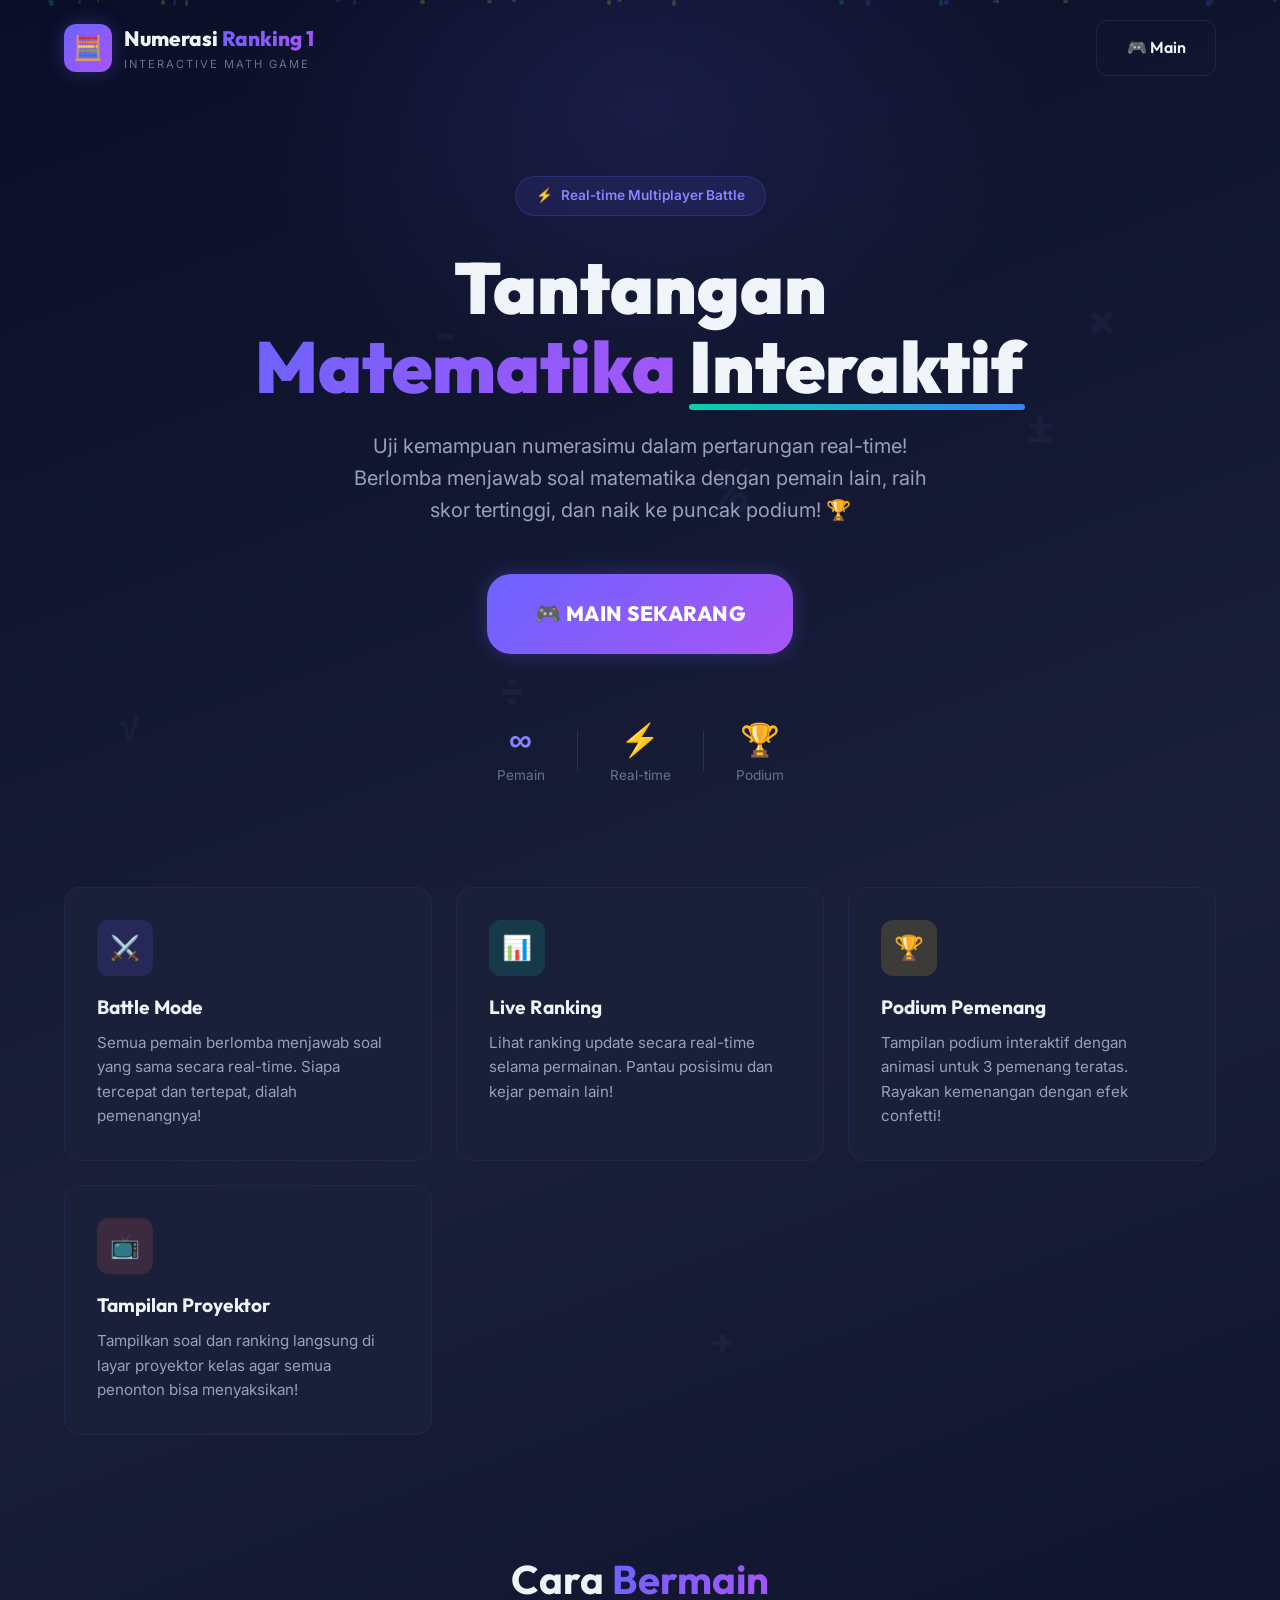
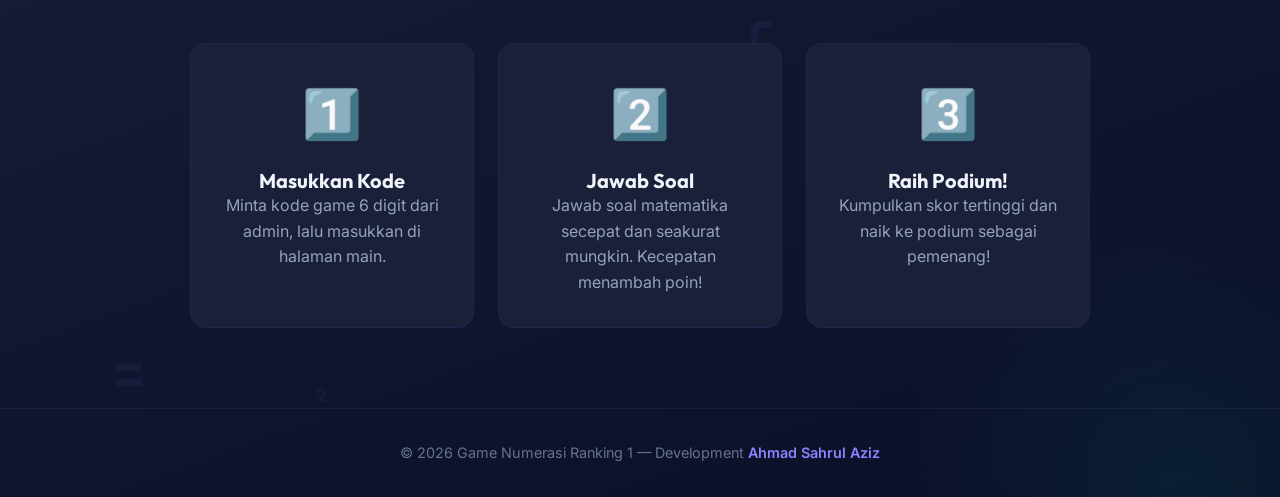
<file: index.html>
<!DOCTYPE html>
<html lang="id">
<head>
  <meta charset="UTF-8">
  <meta name="viewport" content="width=device-width, initial-scale=1.0">
  <title>Game Numerasi Ranking 1 — Tantangan Matematika Interaktif</title>
  <meta name="description" content="Game numerasi interaktif real-time multiplayer dengan sistem ranking. Bermain matematika seru bersama teman di papan digital interaktif!">
  <meta name="author" content="Ahmad Sahrul Aziz">
  <meta name="theme-color" content="#0A0E27">
  <link rel="icon" href="data:image/svg+xml,<svg xmlns='http://www.w3.org/2000/svg' viewBox='0 0 100 100'><text y='.9em' font-size='90'>🧮</text></svg>">
  <link rel="stylesheet" href="css/main.css">
  <link rel="stylesheet" href="css/landing.css">
</head>
<body>
  <div class="landing-page">
    <!-- Background Glow Effects -->
    <div class="hero-glow"></div>
    <div class="hero-glow-secondary"></div>

    <!-- Navbar -->
    <nav class="navbar" role="navigation" aria-label="Main navigation">
      <div class="container">
        <div class="navbar-inner">
          <div class="brand">
            <div class="brand-icon">🧮</div>
            <div>
              <div class="brand-text">Numerasi <span class="text-gradient">Ranking 1</span></div>
              <div class="brand-sub">Interactive Math Game</div>
            </div>
          </div>
          <div class="flex gap-md">
            <a href="play.html" class="btn btn-ghost">🎮 Main</a>
            <!-- Proyektor button hidden - access via direct URL or admin panel -->
          </div>
        </div>
      </div>
    </nav>

    <!-- Hero Section -->
    <section class="hero" id="hero">
      <div class="container">
        <div class="hero-badge">
          <span>⚡</span> Real-time Multiplayer Battle
        </div>

        <h1>
          Tantangan<br>
          <span class="text-gradient">Matematika</span>
          <span class="highlight">Interaktif</span>
        </h1>

        <p class="hero-description">
          Uji kemampuan numerasimu dalam pertarungan real-time! Berlomba menjawab soal matematika dengan pemain lain, raih skor tertinggi, dan naik ke puncak podium! 🏆
        </p>

        <div class="cta-group">
          <a href="play.html" class="btn btn-primary btn-xl" id="btn-play">
            🎮 MAIN SEKARANG
          </a>
          <!-- Proyektor button removed - access via admin panel or direct URL -->
        </div>

        <!-- Animated Stats -->
        <div class="flex flex-center gap-xl" style="animation: fade-in-up 0.6s ease 0.5s both;">
          <div class="text-center">
            <div style="font-family:var(--font-heading);font-size:2rem;font-weight:800;color:var(--primary-light);">∞</div>
            <div style="font-size:0.85rem;color:var(--text-muted);">Pemain</div>
          </div>
          <div style="width:1px;height:40px;background:rgba(255,255,255,0.1);"></div>
          <div class="text-center">
            <div style="font-family:var(--font-heading);font-size:2rem;font-weight:800;color:var(--secondary);">⚡</div>
            <div style="font-size:0.85rem;color:var(--text-muted);">Real-time</div>
          </div>
          <div style="width:1px;height:40px;background:rgba(255,255,255,0.1);"></div>
          <div class="text-center">
            <div style="font-family:var(--font-heading);font-size:2rem;font-weight:800;color:var(--accent-gold);">🏆</div>
            <div style="font-size:0.85rem;color:var(--text-muted);">Podium</div>
          </div>
        </div>
      </div>
    </section>

    <!-- Features Section -->
    <section class="features" id="features">
      <div class="container">
        <div class="features-grid">
          <!-- Feature 1 -->
          <div class="card feature-card" style="animation-delay:0.1s">
            <div class="feature-icon purple">⚔️</div>
            <h3>Battle Mode</h3>
            <p>Semua pemain berlomba menjawab soal yang sama secara real-time. Siapa tercepat dan tertepat, dialah pemenangnya!</p>
          </div>

          <!-- Feature 2 -->
          <div class="card feature-card" style="animation-delay:0.2s">
            <div class="feature-icon teal">📊</div>
            <h3>Live Ranking</h3>
            <p>Lihat ranking update secara real-time selama permainan. Pantau posisimu dan kejar pemain lain!</p>
          </div>

          <!-- Feature 3 -->
          <div class="card feature-card" style="animation-delay:0.3s">
            <div class="feature-icon gold">🏆</div>
            <h3>Podium Pemenang</h3>
            <p>Tampilan podium interaktif dengan animasi untuk 3 pemenang teratas. Rayakan kemenangan dengan efek confetti!</p>
          </div>

          <!-- Feature 4 -->
          <div class="card feature-card" style="animation-delay:0.4s">
            <div class="feature-icon coral">📺</div>
            <h3>Tampilan Proyektor</h3>
            <p>Tampilkan soal dan ranking langsung di layar proyektor kelas agar semua penonton bisa menyaksikan!</p>
          </div>
        </div>
      </div>
    </section>

    <!-- How to Play -->
    <section style="position:relative;z-index:1;padding:40px 0 80px;">
      <div class="container text-center">
        <h2 style="margin-bottom:40px;">Cara <span class="text-gradient">Bermain</span></h2>
        <div class="features-grid" style="max-width:900px;margin:0 auto;">
          <div class="card" style="text-align:center;padding:32px;">
            <div style="font-size:3rem;margin-bottom:16px;">1️⃣</div>
            <h4>Masukkan Kode</h4>
            <p>Minta kode game 6 digit dari admin, lalu masukkan di halaman main.</p>
          </div>
          <div class="card" style="text-align:center;padding:32px;">
            <div style="font-size:3rem;margin-bottom:16px;">2️⃣</div>
            <h4>Jawab Soal</h4>
            <p>Jawab soal matematika secepat dan seakurat mungkin. Kecepatan menambah poin!</p>
          </div>
          <div class="card" style="text-align:center;padding:32px;">
            <div style="font-size:3rem;margin-bottom:16px;">3️⃣</div>
            <h4>Raih Podium!</h4>
            <p>Kumpulkan skor tertinggi dan naik ke podium sebagai pemenang!</p>
          </div>
        </div>
      </div>
    </section>

    <!-- Footer -->
    <footer class="landing-footer">
      <div class="container">
        <p>
          &copy; 2026 Game Numerasi Ranking 1 — Development <span class="dev-name">Ahmad Sahrul Aziz</span>
        </p>
      </div>
    </footer>
  </div>

  <script>
    // Create floating math symbols
    document.addEventListener('DOMContentLoaded', () => {
      const symbols = ['+', '−', '×', '÷', '=', '%', '√', 'π', '∑', '∞', '²', '³', '±', '∫'];
      const landing = document.querySelector('.landing-page');
      symbols.forEach((sym, i) => {
        const el = document.createElement('div');
        el.className = 'math-float';
        el.textContent = sym;
        el.style.cssText = `
          left: ${5 + Math.random() * 90}%;
          top: ${5 + Math.random() * 90}%;
          font-size: ${1.5 + Math.random() * 2.5}rem;
          animation-duration: ${15 + Math.random() * 25}s;
          animation-delay: ${Math.random() * 10}s;
        `;
        landing.appendChild(el);
      });

      // Create particles
      const particlesDiv = document.createElement('div');
      particlesDiv.className = 'particles';
      for (let i = 0; i < 25; i++) {
        const p = document.createElement('div');
        p.className = 'particle';
        const colors = ['#6C63FF', '#00D4AA', '#FFD93D'];
        p.style.cssText = `
          left: ${Math.random() * 100}%;
          width: ${2 + Math.random() * 4}px;
          height: ${2 + Math.random() * 4}px;
          background: ${colors[Math.floor(Math.random() * colors.length)]};
          animation-duration: ${15 + Math.random() * 30}s;
          animation-delay: ${Math.random() * 20}s;
        `;
        particlesDiv.appendChild(p);
      }
      landing.appendChild(particlesDiv);
    });
  </script>
</body>
</html>
</file>
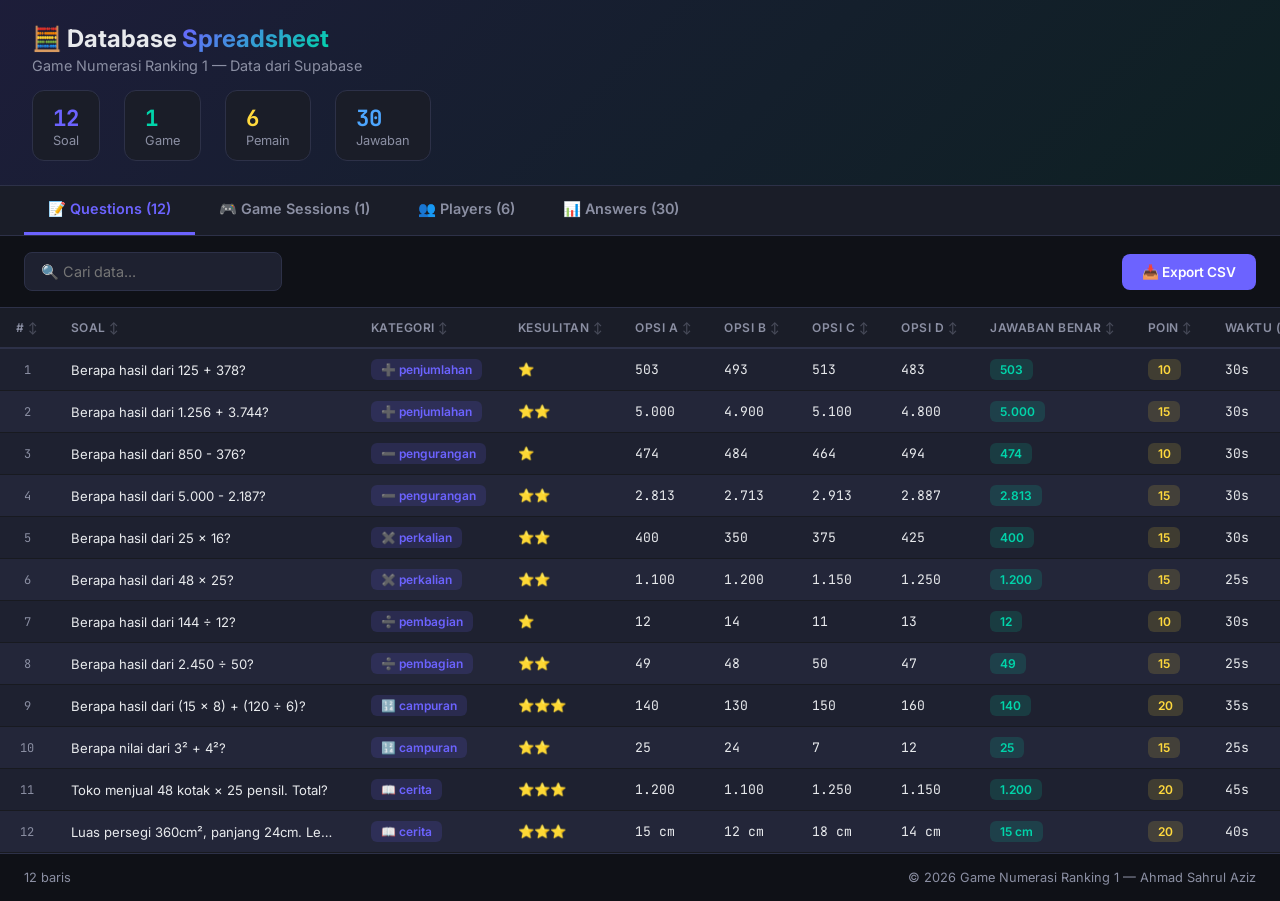
<file: database-spreadsheet.html>
<!DOCTYPE html>
<html lang="id">
<head>
  <meta charset="UTF-8">
  <meta name="viewport" content="width=device-width, initial-scale=1.0">
  <title>Database Spreadsheet — Game Numerasi Ranking 1</title>
  <style>
    @import url('https://fonts.googleapis.com/css2?family=Inter:wght@400;500;600;700&family=JetBrains+Mono:wght@400;500&display=swap');
    
    :root {
      --bg: #0f1117;
      --bg-card: #1a1d28;
      --bg-row: #1e2130;
      --bg-row-alt: #232639;
      --bg-hover: #2a2e44;
      --border: #2d3148;
      --text: #e8eaed;
      --text-muted: #8b8fa3;
      --primary: #6C63FF;
      --green: #00D4AA;
      --gold: #FFD93D;
      --red: #FF6B6B;
      --blue: #4DA6FF;
    }

    * { margin:0; padding:0; box-sizing:border-box; }
    body {
      font-family: 'Inter', sans-serif;
      background: var(--bg);
      color: var(--text);
      min-height: 100vh;
    }

    .header {
      background: linear-gradient(135deg, rgba(108,99,255,0.15), rgba(0,212,170,0.08));
      border-bottom: 1px solid var(--border);
      padding: 24px 32px;
    }
    .header h1 { font-size: 1.5rem; font-weight: 700; }
    .header h1 span { background: linear-gradient(135deg, #6C63FF, #00D4AA); -webkit-background-clip: text; -webkit-text-fill-color: transparent; }
    .header p { color: var(--text-muted); font-size: 0.9rem; margin-top: 4px; }
    .header-stats {
      display: flex; gap: 24px; margin-top: 16px; flex-wrap: wrap;
    }
    .stat-pill {
      background: var(--bg-card);
      border: 1px solid var(--border);
      border-radius: 12px;
      padding: 12px 20px;
      display: flex; align-items: center; gap: 10px;
    }
    .stat-pill .num { font-size: 1.4rem; font-weight: 700; font-family: 'JetBrains Mono', monospace; }
    .stat-pill .label { font-size: 0.8rem; color: var(--text-muted); }

    .tabs {
      display: flex; gap: 0; border-bottom: 1px solid var(--border);
      background: var(--bg-card); padding: 0 24px; overflow-x: auto;
    }
    .tab {
      padding: 14px 24px; font-size: 0.9rem; font-weight: 600;
      cursor: pointer; border: none; background: none; color: var(--text-muted);
      border-bottom: 3px solid transparent; transition: all 0.2s;
      white-space: nowrap; font-family: inherit;
    }
    .tab:hover { color: var(--text); background: rgba(255,255,255,0.03); }
    .tab.active { color: var(--primary); border-bottom-color: var(--primary); }

    .toolbar {
      padding: 16px 24px; display: flex; gap: 12px; align-items: center;
      border-bottom: 1px solid var(--border); flex-wrap: wrap;
    }
    .toolbar input {
      background: var(--bg-row); border: 1px solid var(--border); border-radius: 8px;
      padding: 10px 16px; color: var(--text); font-family: inherit; font-size: 0.9rem;
      outline: none; min-width: 250px;
    }
    .toolbar input:focus { border-color: var(--primary); }
    .btn-export {
      background: var(--primary); color: #fff; border: none; border-radius: 8px;
      padding: 10px 20px; font-weight: 600; cursor: pointer; font-family: inherit;
      font-size: 0.85rem; transition: all 0.2s; margin-left: auto;
    }
    .btn-export:hover { opacity: 0.85; transform: translateY(-1px); }

    .sheet-container {
      overflow-x: auto; padding: 0;
    }
    .sheet { display: none; }
    .sheet.active { display: block; }

    table {
      width: 100%; border-collapse: collapse; font-size: 0.85rem;
    }
    thead th {
      position: sticky; top: 0; z-index: 2;
      background: var(--bg-card); color: var(--text-muted);
      font-weight: 600; text-transform: uppercase; letter-spacing: 0.5px;
      font-size: 0.75rem; padding: 12px 16px; text-align: left;
      border-bottom: 2px solid var(--border); white-space: nowrap;
      cursor: pointer; user-select: none;
    }
    thead th:hover { color: var(--primary); }
    thead th::after { content: ' ↕'; font-size: 0.7rem; opacity: 0.4; }

    tbody td {
      padding: 10px 16px; border-bottom: 1px solid rgba(255,255,255,0.04);
      font-family: 'JetBrains Mono', monospace; font-size: 0.82rem;
      max-width: 350px; overflow: hidden; text-overflow: ellipsis; white-space: nowrap;
    }
    tbody tr:nth-child(odd) { background: var(--bg-row); }
    tbody tr:nth-child(even) { background: var(--bg-row-alt); }
    tbody tr:hover { background: var(--bg-hover); }

    .badge {
      display: inline-block; padding: 3px 10px; border-radius: 6px;
      font-size: 0.75rem; font-weight: 600; font-family: 'Inter', sans-serif;
    }
    .badge-green { background: rgba(0,212,170,0.15); color: var(--green); }
    .badge-red { background: rgba(255,107,107,0.15); color: var(--red); }
    .badge-blue { background: rgba(77,166,255,0.15); color: var(--blue); }
    .badge-gold { background: rgba(255,217,61,0.15); color: var(--gold); }
    .badge-purple { background: rgba(108,99,255,0.15); color: var(--primary); }

    .color-dot {
      display: inline-block; width: 14px; height: 14px; border-radius: 50%;
      vertical-align: middle; margin-right: 6px;
    }

    .row-num {
      color: var(--text-muted); font-size: 0.75rem; text-align: center;
      width: 40px; min-width: 40px;
    }

    .footer {
      padding: 16px 24px; border-top: 1px solid var(--border);
      color: var(--text-muted); font-size: 0.8rem;
      display: flex; justify-content: space-between; align-items: center;
    }

    @media (max-width: 768px) {
      .header { padding: 16px; }
      .tabs { padding: 0 12px; }
      .tab { padding: 12px 16px; font-size: 0.8rem; }
      .toolbar { padding: 12px; }
      .toolbar input { min-width: 150px; }
    }
  </style>
</head>
<body>

  <div class="header">
    <h1>🧮 Database <span>Spreadsheet</span></h1>
    <p>Game Numerasi Ranking 1 — Data dari Supabase</p>
    <div class="header-stats">
      <div class="stat-pill">
        <div><div class="num" style="color:var(--primary)">12</div><div class="label">Soal</div></div>
      </div>
      <div class="stat-pill">
        <div><div class="num" style="color:var(--green)">1</div><div class="label">Game</div></div>
      </div>
      <div class="stat-pill">
        <div><div class="num" style="color:var(--gold)">6</div><div class="label">Pemain</div></div>
      </div>
      <div class="stat-pill">
        <div><div class="num" style="color:var(--blue)">30</div><div class="label">Jawaban</div></div>
      </div>
    </div>
  </div>

  <div class="tabs">
    <button class="tab active" onclick="switchTab('questions')">📝 Questions (12)</button>
    <button class="tab" onclick="switchTab('sessions')">🎮 Game Sessions (1)</button>
    <button class="tab" onclick="switchTab('players')">👥 Players (6)</button>
    <button class="tab" onclick="switchTab('answers')">📊 Answers (30)</button>
  </div>

  <div class="toolbar">
    <input type="text" id="search" placeholder="🔍 Cari data..." oninput="filterTable()">
    <button class="btn-export" onclick="exportCSV()">📥 Export CSV</button>
  </div>

  <div class="sheet-container">
    <!-- QUESTIONS SHEET -->
    <div class="sheet active" id="sheet-questions">
      <table id="table-questions">
        <thead><tr>
          <th class="row-num">#</th>
          <th>Soal</th>
          <th>Kategori</th>
          <th>Kesulitan</th>
          <th>Opsi A</th>
          <th>Opsi B</th>
          <th>Opsi C</th>
          <th>Opsi D</th>
          <th>Jawaban Benar</th>
          <th>Poin</th>
          <th>Waktu (s)</th>
        </tr></thead>
        <tbody></tbody>
      </table>
    </div>

    <!-- SESSIONS SHEET -->
    <div class="sheet" id="sheet-sessions">
      <table id="table-sessions">
        <thead><tr>
          <th class="row-num">#</th>
          <th>Judul</th>
          <th>Kode PIN</th>
          <th>Status</th>
          <th>Jumlah Soal</th>
          <th>Dibuat</th>
          <th>Dimulai</th>
          <th>Selesai</th>
        </tr></thead>
        <tbody></tbody>
      </table>
    </div>

    <!-- PLAYERS SHEET -->
    <div class="sheet" id="sheet-players">
      <table id="table-players">
        <thead><tr>
          <th class="row-num">#</th>
          <th>Nama</th>
          <th>Warna</th>
          <th>Skor</th>
          <th>Benar</th>
          <th>Salah</th>
          <th>Akurasi</th>
          <th>Streak Max</th>
          <th>Bergabung</th>
        </tr></thead>
        <tbody></tbody>
      </table>
    </div>

    <!-- ANSWERS SHEET -->
    <div class="sheet" id="sheet-answers">
      <table id="table-answers">
        <thead><tr>
          <th class="row-num">#</th>
          <th>Pemain</th>
          <th>Soal</th>
          <th>Jawaban</th>
          <th>Status</th>
          <th>Waktu (s)</th>
          <th>Poin</th>
          <th>Waktu Jawab</th>
        </tr></thead>
        <tbody></tbody>
      </table>
    </div>
  </div>

  <div class="footer">
    <span id="footer-info">12 baris</span>
    <span>© 2026 Game Numerasi Ranking 1 — Ahmad Sahrul Aziz</span>
  </div>

<script>
// ============ DATA ============
const questions = [
  { text: "Berapa hasil dari 125 + 378?", cat: "penjumlahan", diff: 1, opts: ["503","493","513","483"], answer: "503", pts: 10, time: 30 },
  { text: "Berapa hasil dari 1.256 + 3.744?", cat: "penjumlahan", diff: 2, opts: ["5.000","4.900","5.100","4.800"], answer: "5.000", pts: 15, time: 30 },
  { text: "Berapa hasil dari 850 - 376?", cat: "pengurangan", diff: 1, opts: ["474","484","464","494"], answer: "474", pts: 10, time: 30 },
  { text: "Berapa hasil dari 5.000 - 2.187?", cat: "pengurangan", diff: 2, opts: ["2.813","2.713","2.913","2.887"], answer: "2.813", pts: 15, time: 30 },
  { text: "Berapa hasil dari 25 × 16?", cat: "perkalian", diff: 2, opts: ["400","350","375","425"], answer: "400", pts: 15, time: 30 },
  { text: "Berapa hasil dari 48 × 25?", cat: "perkalian", diff: 2, opts: ["1.100","1.200","1.150","1.250"], answer: "1.200", pts: 15, time: 25 },
  { text: "Berapa hasil dari 144 ÷ 12?", cat: "pembagian", diff: 1, opts: ["12","14","11","13"], answer: "12", pts: 10, time: 30 },
  { text: "Berapa hasil dari 2.450 ÷ 50?", cat: "pembagian", diff: 2, opts: ["49","48","50","47"], answer: "49", pts: 15, time: 25 },
  { text: "Berapa hasil dari (15 × 8) + (120 ÷ 6)?", cat: "campuran", diff: 3, opts: ["140","130","150","160"], answer: "140", pts: 20, time: 35 },
  { text: "Berapa nilai dari 3² + 4²?", cat: "campuran", diff: 2, opts: ["25","24","7","12"], answer: "25", pts: 15, time: 25 },
  { text: "Toko menjual 48 kotak × 25 pensil. Total?", cat: "cerita", diff: 3, opts: ["1.200","1.100","1.250","1.150"], answer: "1.200", pts: 20, time: 45 },
  { text: "Luas persegi 360cm², panjang 24cm. Lebar?", cat: "cerita", diff: 3, opts: ["15 cm","12 cm","18 cm","14 cm"], answer: "15 cm", pts: 20, time: 40 }
];

const sessions = [
  { title: "Uji Coba Game", pin: "615457", status: "finished", qCount: 5, created: "22 Aug 2026 20:08", started: "22 Aug 2026 20:08", finished: "22 Aug 2026 20:08" }
];

const players = [
  { name: "Budi", color: "#FF6B6B", score: 65, correct: 5, wrong: 0, streak: 5, joined: "22 Aug 2026 20:08" },
  { name: "Siti", color: "#6C63FF", score: 50, correct: 4, wrong: 1, streak: 3, joined: "22 Aug 2026 20:08" },
  { name: "Andi", color: "#00D4AA", score: 35, correct: 3, wrong: 2, streak: 3, joined: "22 Aug 2026 20:08" },
  { name: "Budi", color: "#FF6B6B", score: 0, correct: 0, wrong: 0, streak: 0, joined: "22 Aug 2026 14:51" },
  { name: "Siti", color: "#6C63FF", score: 0, correct: 0, wrong: 0, streak: 0, joined: "22 Aug 2026 14:51" },
  { name: "Andi", color: "#00D4AA", score: 0, correct: 0, wrong: 0, streak: 0, joined: "22 Aug 2026 14:51" }
];

const answersData = [];
const soalList = ["125 + 378","1.256 + 3.744","850 - 376","5.000 - 2.187","25 × 16"];
const correctAns = ["503","5.000","474","2.813","400"];
["Budi","Siti","Andi"].forEach(name => {
  soalList.forEach((soal, i) => {
    const isCorrect = name === "Budi" ? true : name === "Siti" ? i !== 3 : i < 3;
    answersData.push({
      player: name, question: soal,
      answer: isCorrect ? correctAns[i] : "salah",
      correct: isCorrect,
      timeTaken: (3 + Math.random() * 20).toFixed(1),
      points: isCorrect ? [10,15,10,15,15][i] : 0,
      time: "22 Aug 2026"
    });
  });
});

// ============ RENDER ============
let currentTab = 'questions';

function catIcon(c) {
  const m = { penjumlahan:'➕', pengurangan:'➖', perkalian:'✖️', pembagian:'➗', campuran:'🔢', cerita:'📖' };
  return m[c] || c;
}
function diffStars(d) { return '⭐'.repeat(d); }
function statusBadge(s) {
  const cls = { waiting:'badge-blue', playing:'badge-purple', paused:'badge-gold', finished:'badge-green' };
  return `<span class="badge ${cls[s] || ''}">${s}</span>`;
}

function renderQuestions() {
  const tbody = document.querySelector('#table-questions tbody');
  tbody.innerHTML = questions.map((q, i) => `
    <tr>
      <td class="row-num">${i+1}</td>
      <td style="font-family:Inter,sans-serif;max-width:300px">${q.text}</td>
      <td><span class="badge badge-purple">${catIcon(q.cat)} ${q.cat}</span></td>
      <td>${diffStars(q.diff)}</td>
      <td>${q.opts[0]}</td><td>${q.opts[1]}</td><td>${q.opts[2]}</td><td>${q.opts[3]}</td>
      <td><span class="badge badge-green">${q.answer}</span></td>
      <td><span class="badge badge-gold">${q.pts}</span></td>
      <td>${q.time}s</td>
    </tr>
  `).join('');
}

function renderSessions() {
  const tbody = document.querySelector('#table-sessions tbody');
  tbody.innerHTML = sessions.map((s, i) => `
    <tr>
      <td class="row-num">${i+1}</td>
      <td style="font-family:Inter,sans-serif">${s.title}</td>
      <td><span class="badge badge-blue" style="font-size:0.9rem;letter-spacing:2px">${s.pin}</span></td>
      <td>${statusBadge(s.status)}</td>
      <td>${s.qCount}</td>
      <td>${s.created}</td><td>${s.started}</td><td>${s.finished}</td>
    </tr>
  `).join('');
}

function renderPlayers() {
  const tbody = document.querySelector('#table-players tbody');
  tbody.innerHTML = players.map((p, i) => {
    const total = p.correct + p.wrong;
    const acc = total > 0 ? Math.round(p.correct / total * 100) : 0;
    return `
    <tr>
      <td class="row-num">${i+1}</td>
      <td style="font-family:Inter,sans-serif;font-weight:600"><span class="color-dot" style="background:${p.color}"></span>${p.name}</td>
      <td><span class="color-dot" style="background:${p.color}"></span>${p.color}</td>
      <td style="font-weight:700;color:var(--primary)">${p.score}</td>
      <td><span class="badge badge-green">${p.correct}</span></td>
      <td><span class="badge badge-red">${p.wrong}</span></td>
      <td>${acc > 0 ? `<span class="badge ${acc >= 80 ? 'badge-green' : acc >= 50 ? 'badge-gold' : 'badge-red'}">${acc}%</span>` : '-'}</td>
      <td>${p.streak}</td>
      <td>${p.joined}</td>
    </tr>
  `}).join('');
}

function renderAnswers() {
  const tbody = document.querySelector('#table-answers tbody');
  tbody.innerHTML = answersData.map((a, i) => `
    <tr>
      <td class="row-num">${i+1}</td>
      <td style="font-family:Inter,sans-serif;font-weight:500">${a.player}</td>
      <td style="font-family:Inter,sans-serif">${a.question}</td>
      <td>${a.answer}</td>
      <td>${a.correct ? '<span class="badge badge-green">✅ Benar</span>' : '<span class="badge badge-red">❌ Salah</span>'}</td>
      <td>${a.timeTaken}s</td>
      <td><span class="badge ${a.points > 0 ? 'badge-gold' : 'badge-red'}">+${a.points}</span></td>
      <td>${a.time}</td>
    </tr>
  `).join('');
}

function switchTab(tab) {
  currentTab = tab;
  document.querySelectorAll('.tab').forEach(t => t.classList.remove('active'));
  document.querySelectorAll('.sheet').forEach(s => s.classList.remove('active'));
  event.target.classList.add('active');
  document.getElementById('sheet-' + tab).classList.add('active');
  const counts = { questions: 12, sessions: 1, players: 6, answers: 30 };
  document.getElementById('footer-info').textContent = counts[tab] + ' baris';
  document.getElementById('search').value = '';
}

function filterTable() {
  const q = document.getElementById('search').value.toLowerCase();
  const sheet = document.querySelector('.sheet.active');
  const rows = sheet.querySelectorAll('tbody tr');
  let shown = 0;
  rows.forEach(r => {
    const match = r.textContent.toLowerCase().includes(q);
    r.style.display = match ? '' : 'none';
    if (match) shown++;
  });
  document.getElementById('footer-info').textContent = shown + ' baris';
}

function exportCSV() {
  const sheet = document.querySelector('.sheet.active');
  const table = sheet.querySelector('table');
  let csv = [];
  table.querySelectorAll('tr').forEach(row => {
    const cols = [];
    row.querySelectorAll('th, td').forEach(cell => {
      cols.push('"' + cell.textContent.replace(/"/g, '""').trim() + '"');
    });
    csv.push(cols.join(','));
  });
  const blob = new Blob(['\uFEFF' + csv.join('\n')], { type: 'text/csv;charset=utf-8;' });
  const link = document.createElement('a');
  link.href = URL.createObjectURL(blob);
  link.download = `numerasi_${currentTab}_${new Date().toISOString().slice(0,10)}.csv`;
  link.click();
}

// Init
renderQuestions();
renderSessions();
renderPlayers();
renderAnswers();
</script>
</body>
</html>
</file>
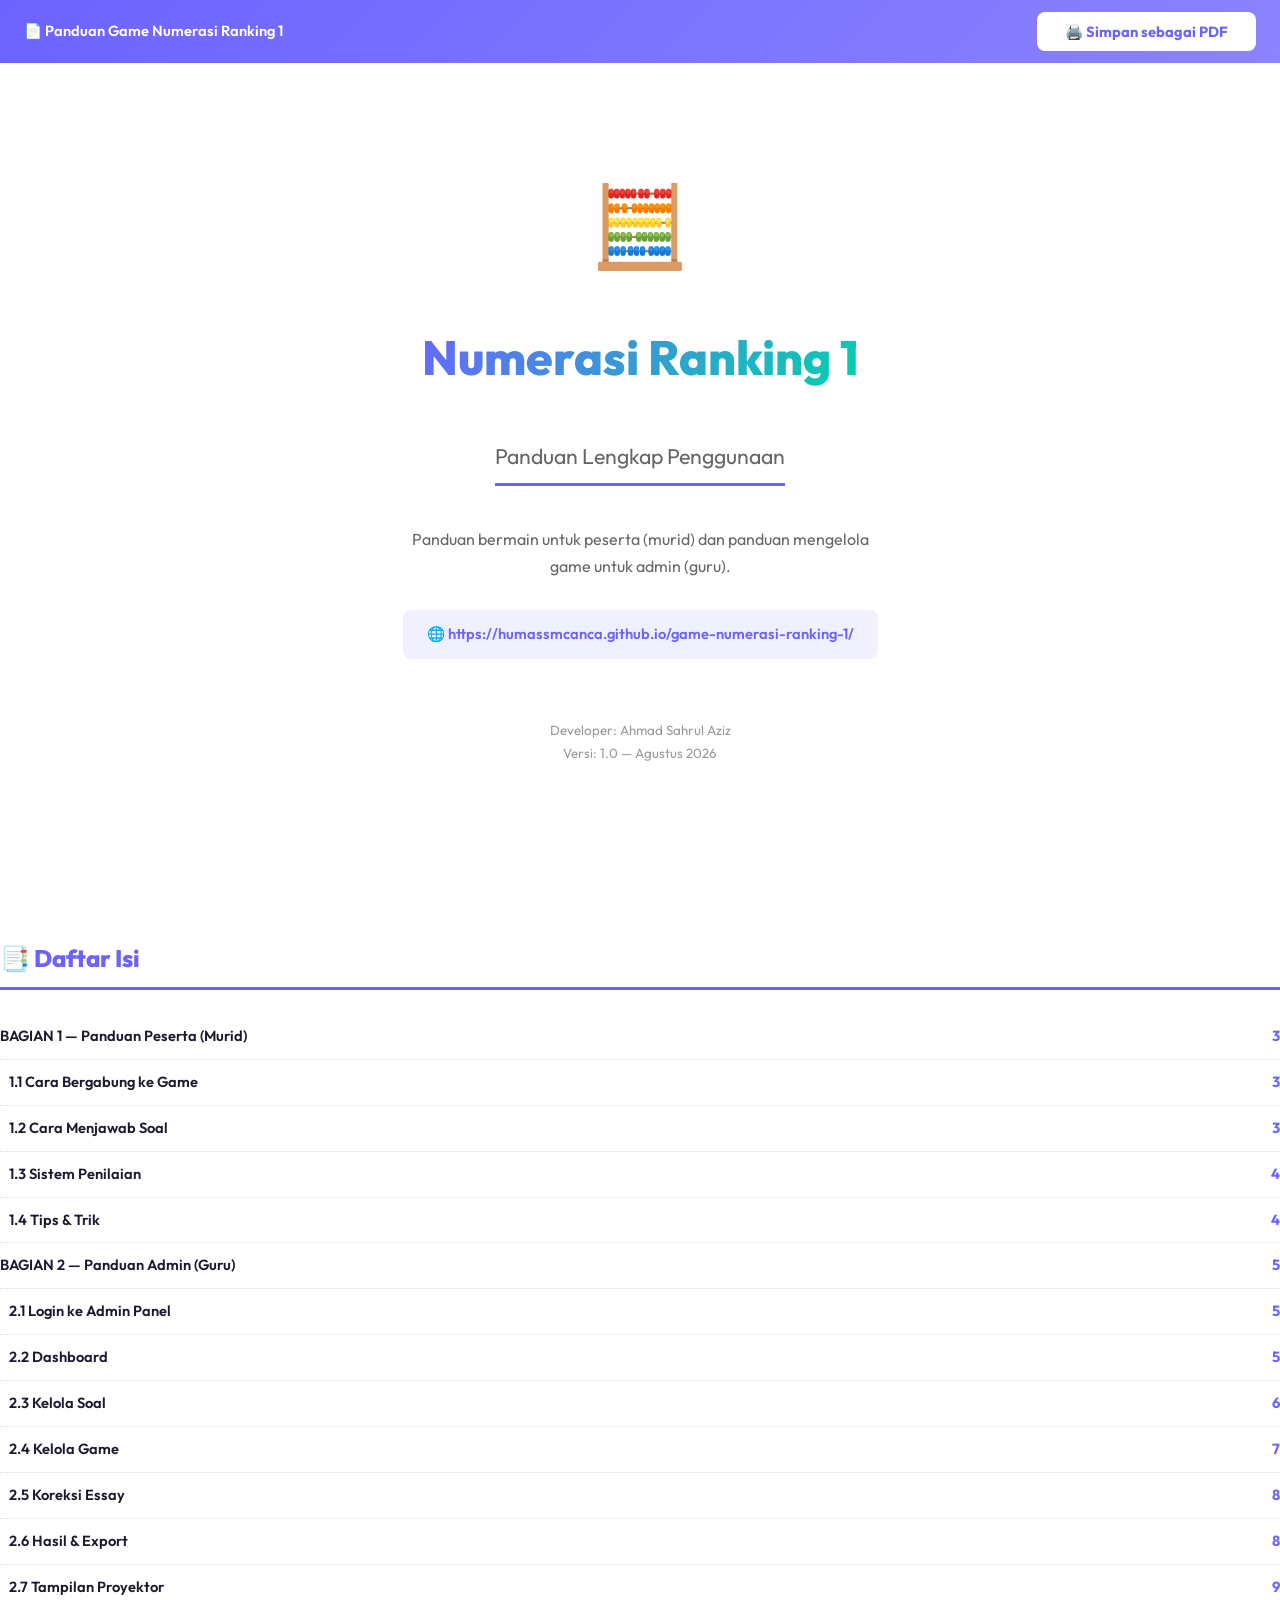
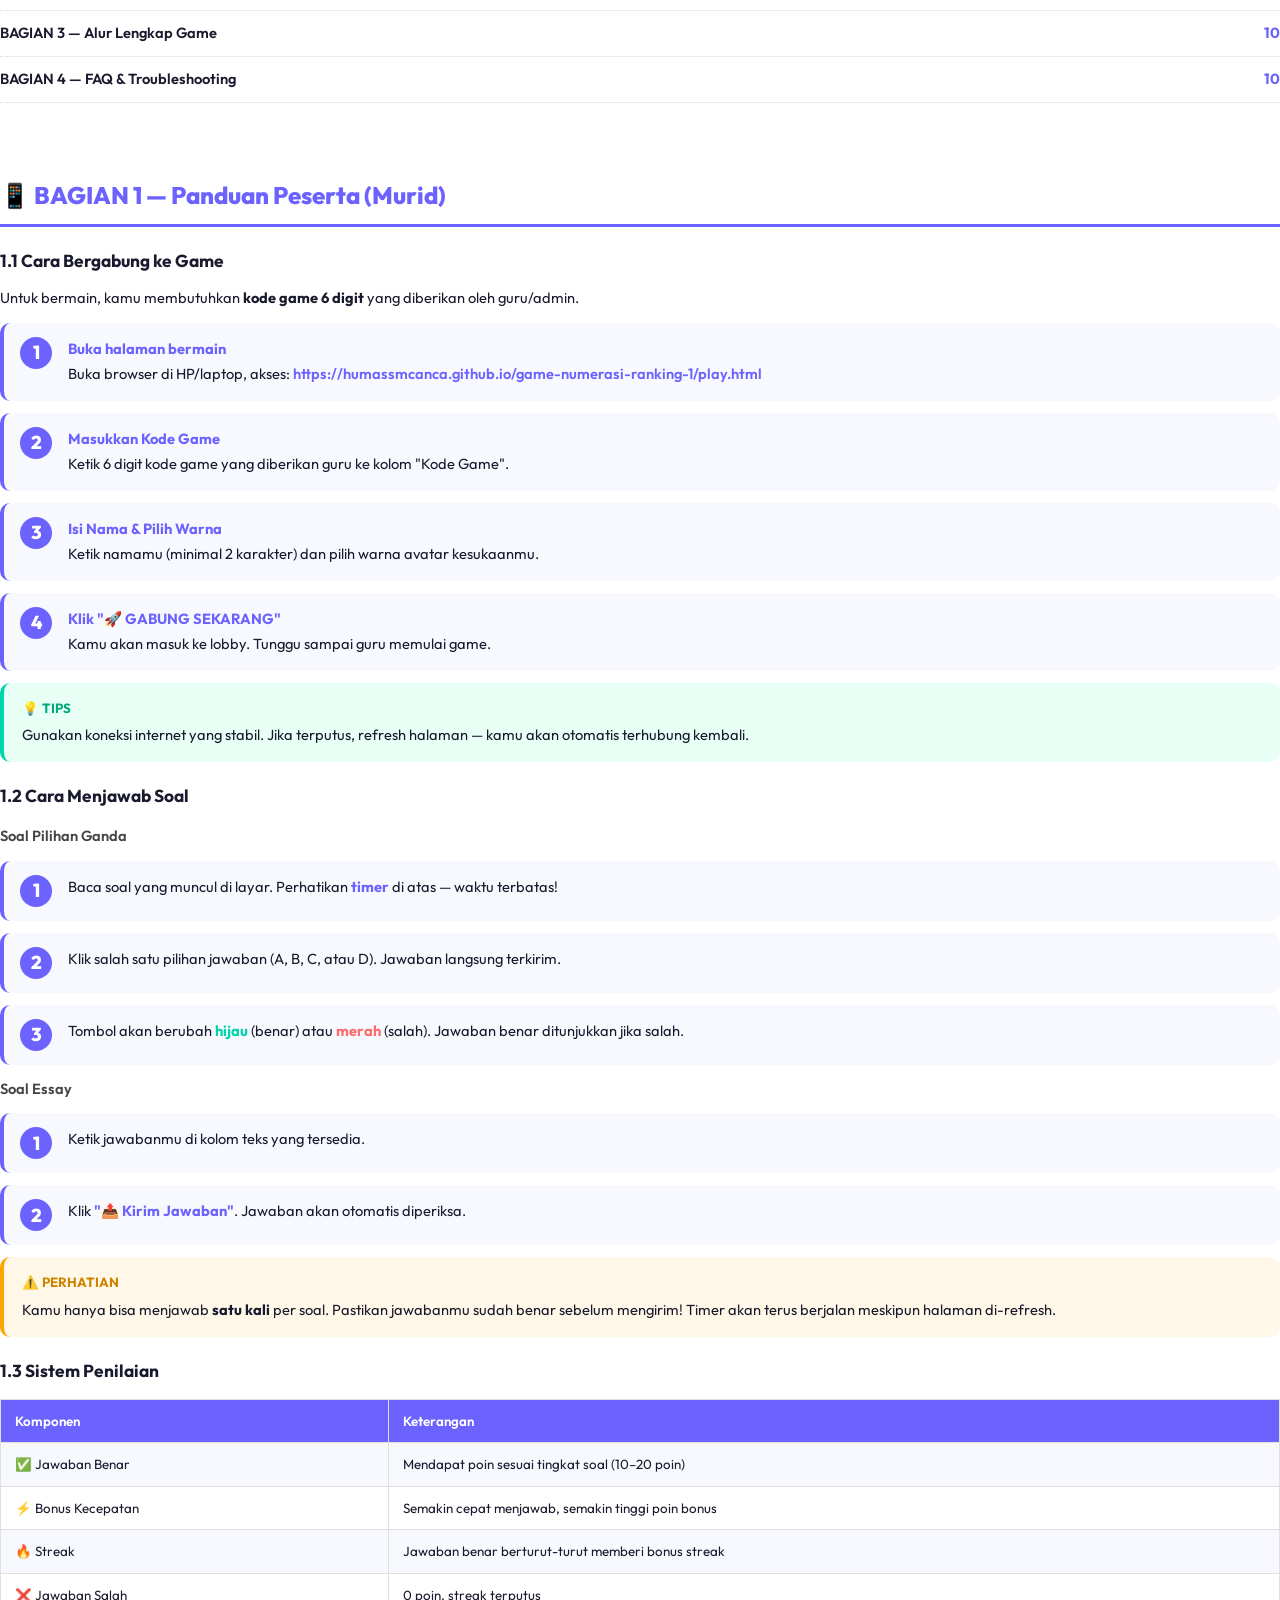
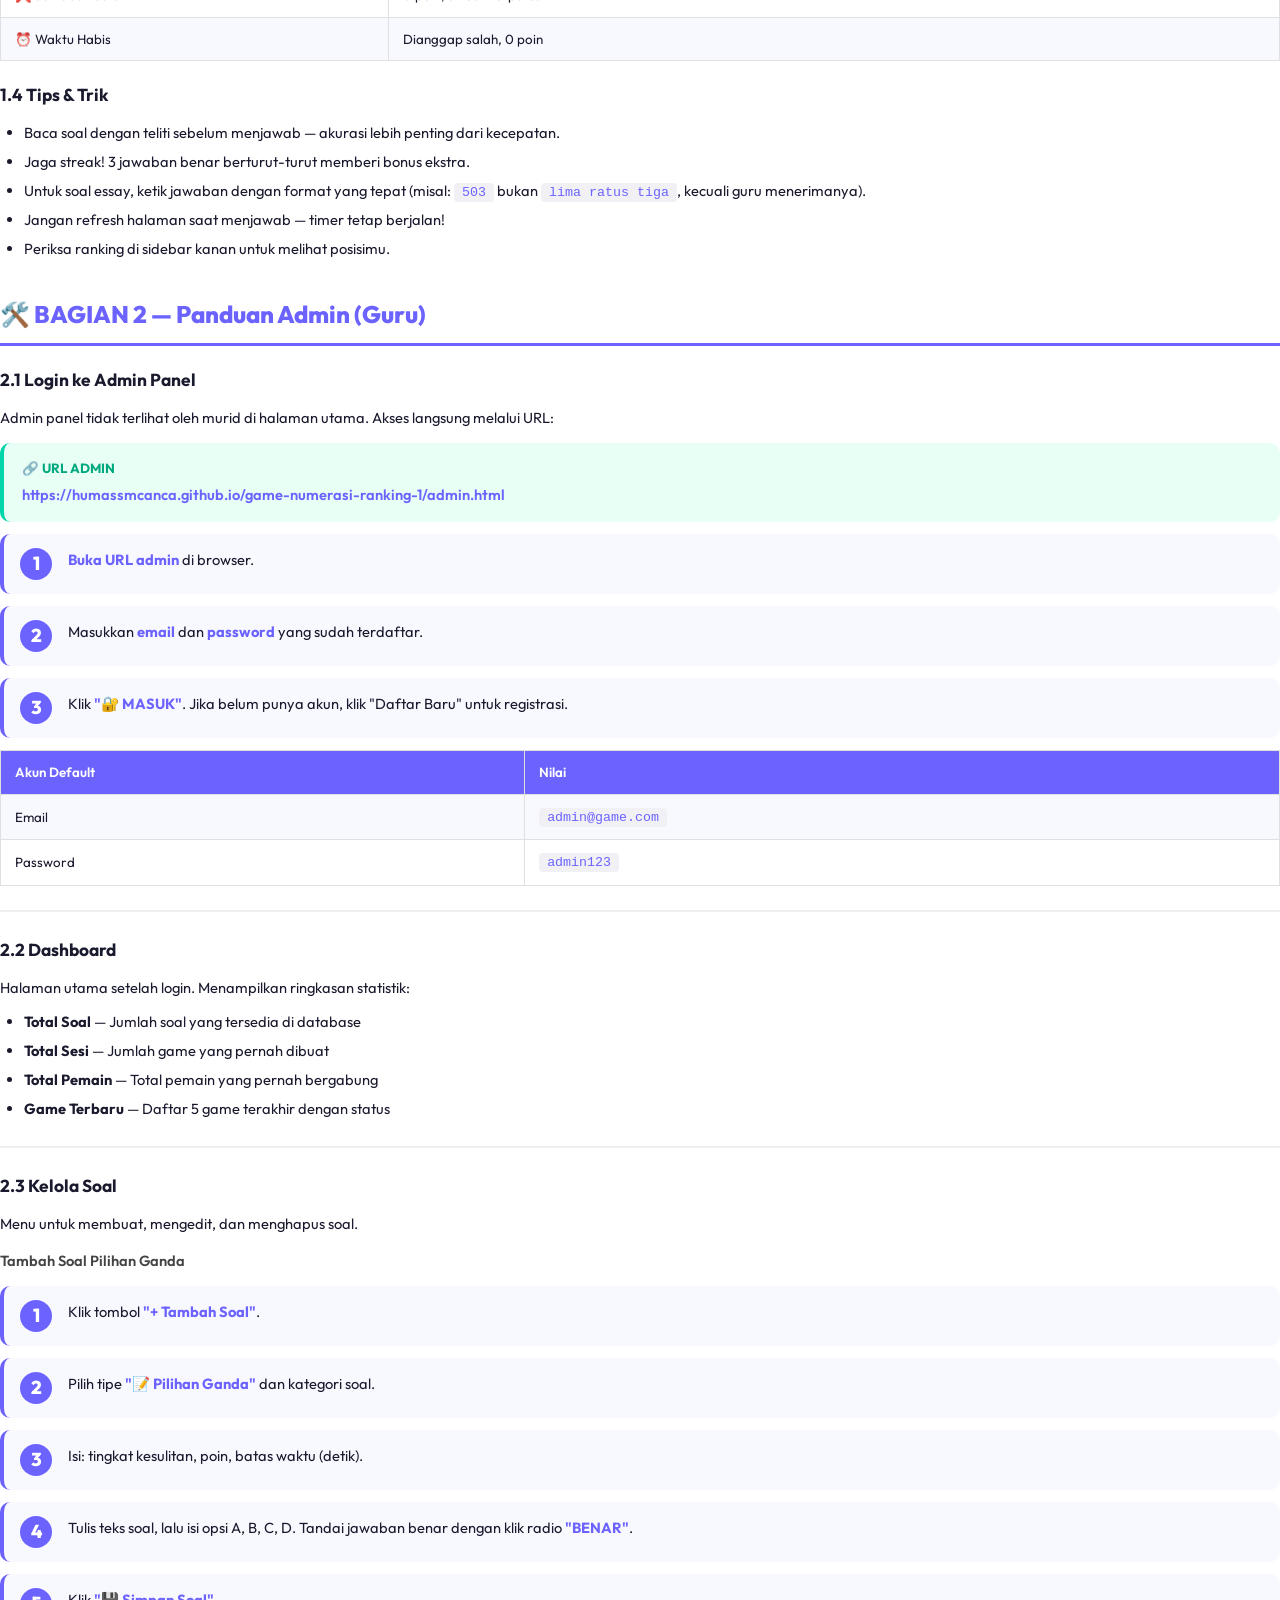
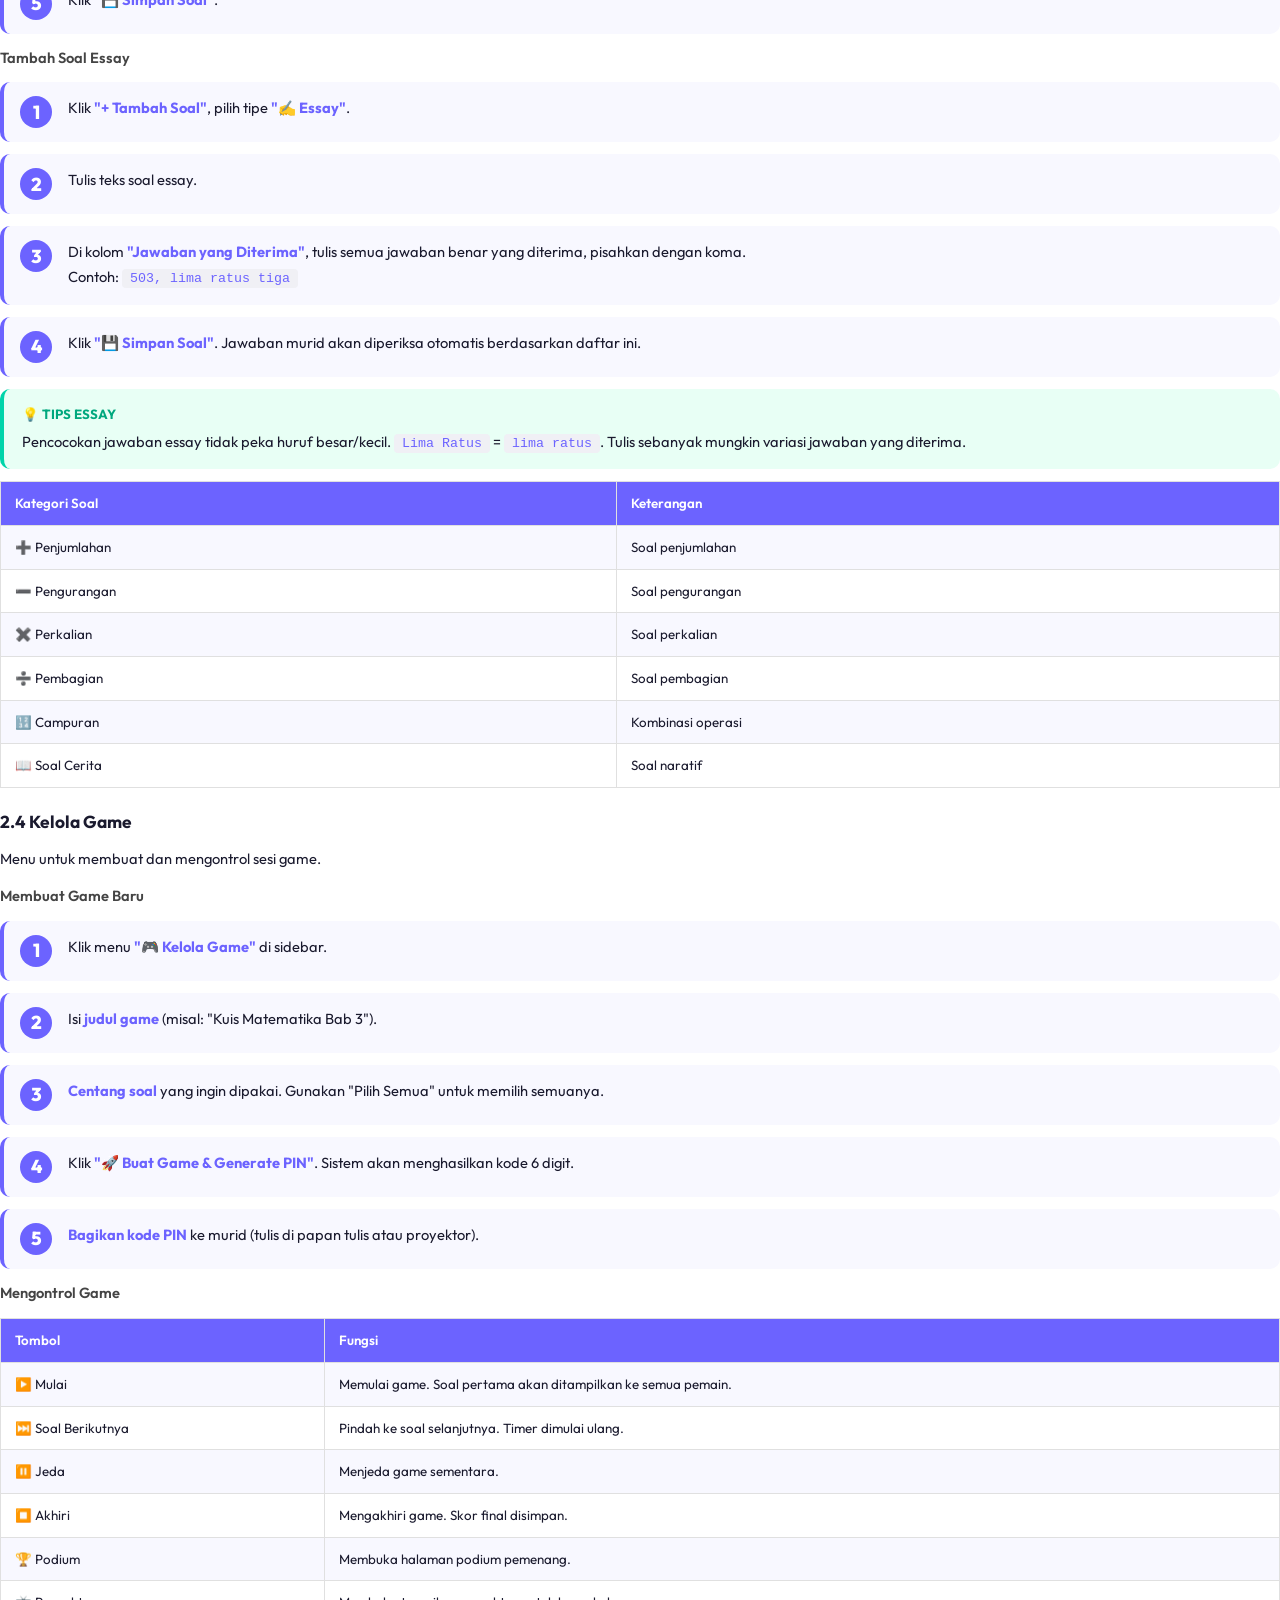
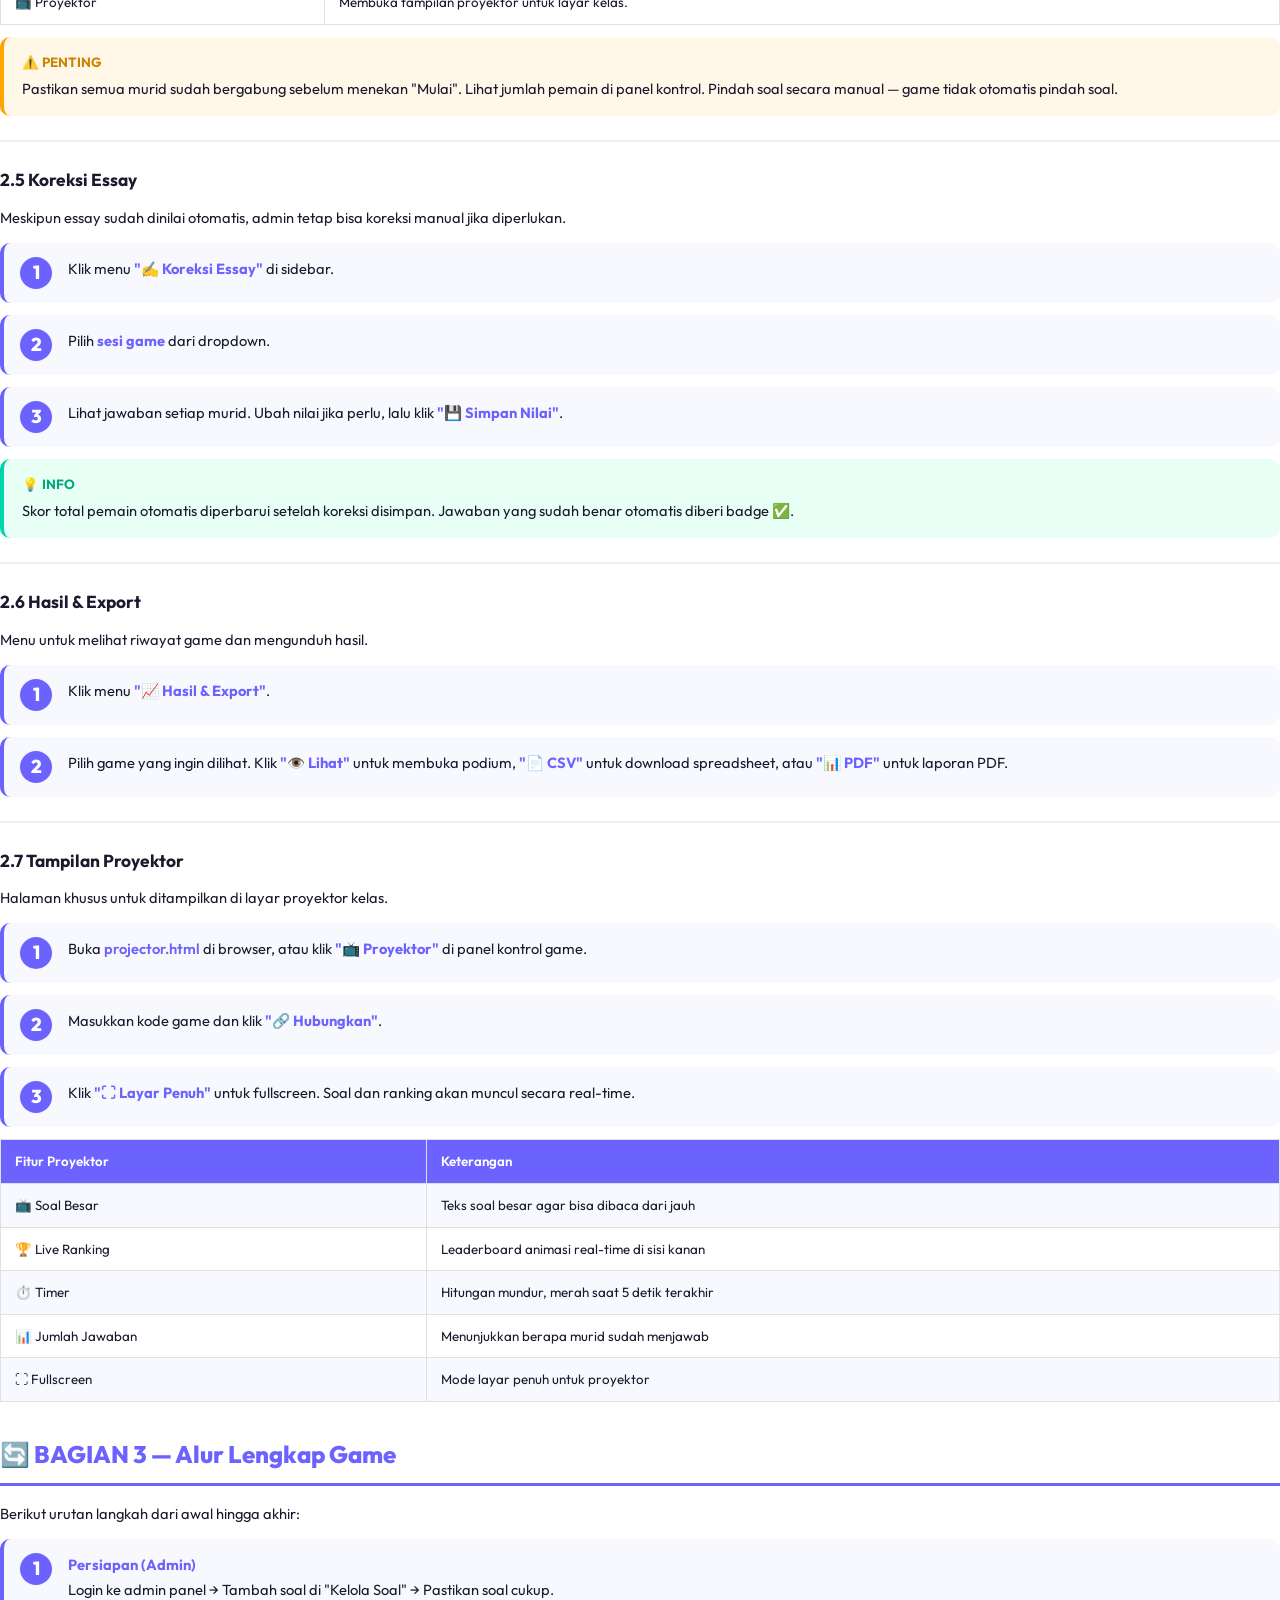
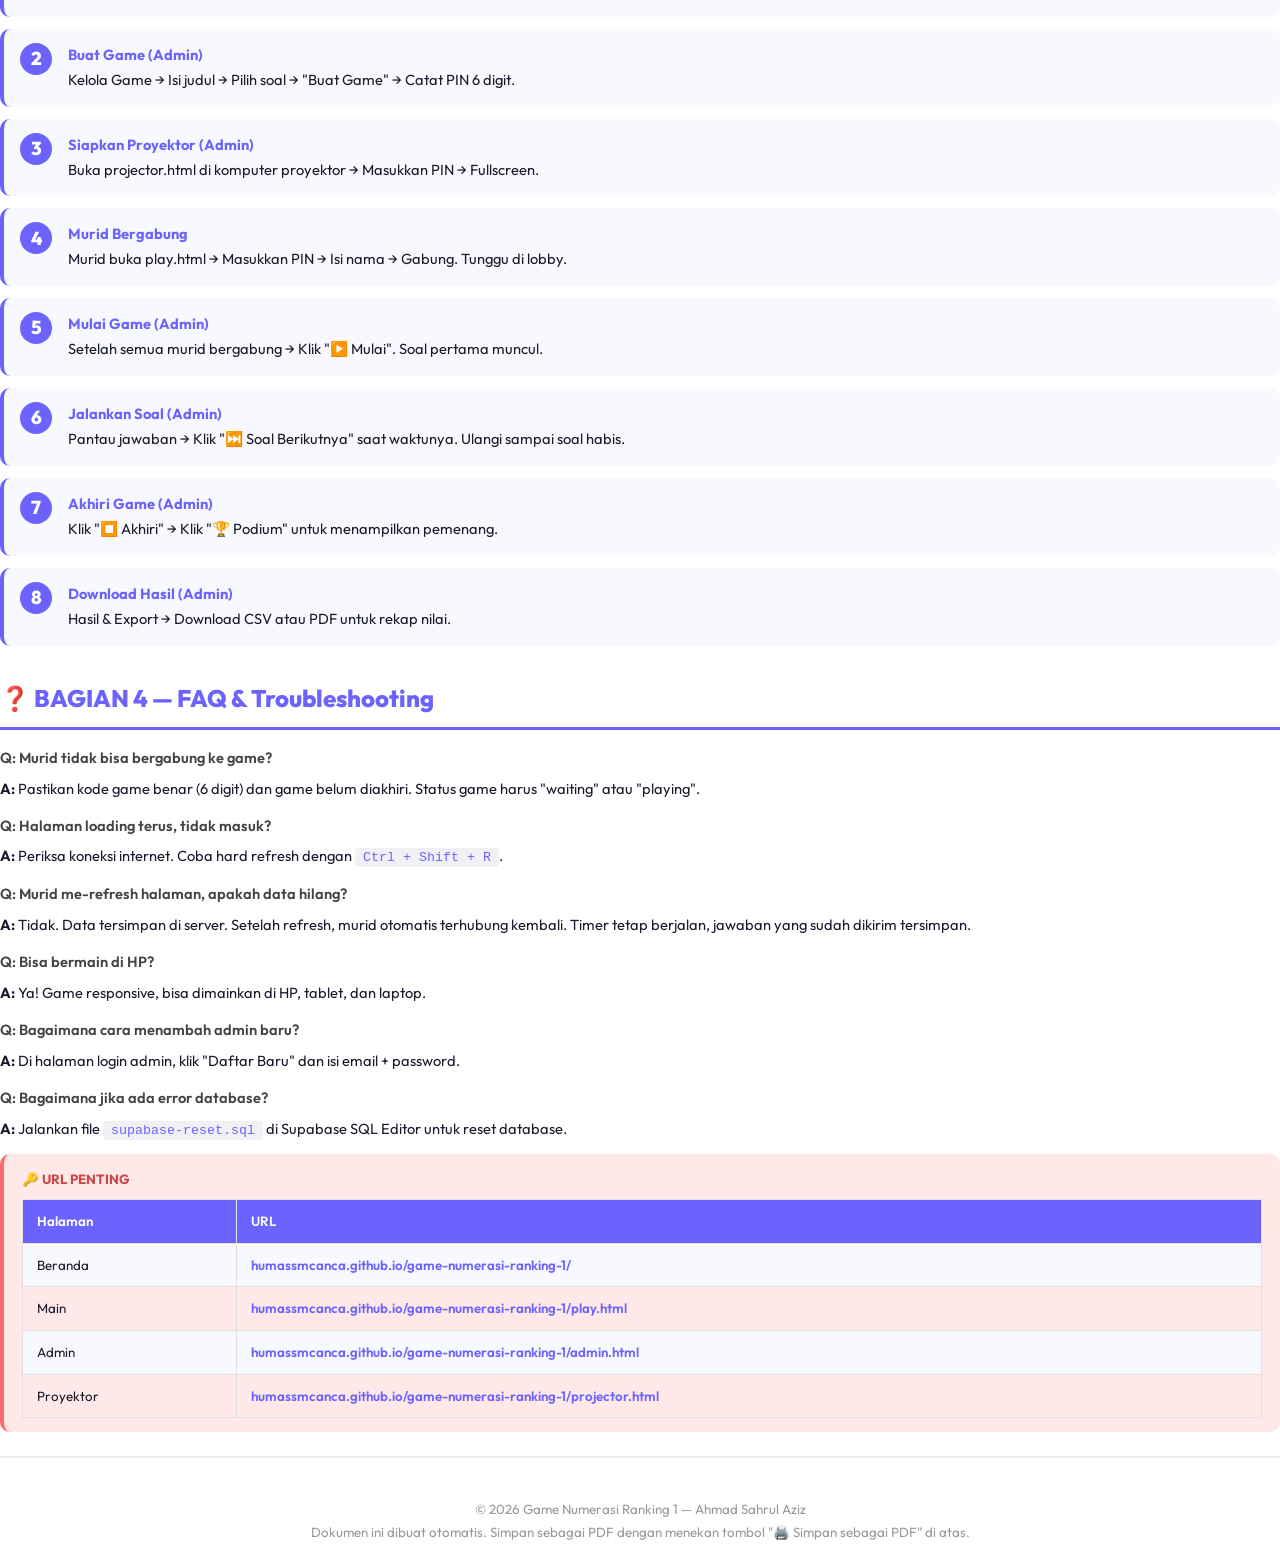
<file: panduan.html>
<!DOCTYPE html>
<html lang="id">
<head>
  <meta charset="UTF-8">
  <meta name="viewport" content="width=device-width, initial-scale=1.0">
  <title>Panduan Game Numerasi Ranking 1</title>
  <link href="https://fonts.googleapis.com/css2?family=Outfit:wght@300;400;500;600;700;800&display=swap" rel="stylesheet">
  <style>
    @page {
      size: A4;
      margin: 20mm 18mm;
    }

    * { margin: 0; padding: 0; box-sizing: border-box; }

    body {
      font-family: 'Outfit', 'Segoe UI', sans-serif;
      color: #1a1a2e;
      line-height: 1.7;
      font-size: 11pt;
      background: #fff;
    }

    .page-break { page-break-before: always; }

    /* Cover */
    .cover {
      display: flex;
      flex-direction: column;
      align-items: center;
      justify-content: center;
      min-height: 90vh;
      text-align: center;
      padding: 40px;
    }

    .cover-icon { font-size: 80px; margin-bottom: 24px; }

    .cover h1 {
      font-size: 36pt;
      font-weight: 800;
      background: linear-gradient(135deg, #6C63FF, #00D4AA);
      -webkit-background-clip: text;
      -webkit-text-fill-color: transparent;
      margin-bottom: 8px;
    }

    .cover h2 {
      font-size: 16pt;
      font-weight: 400;
      color: #666;
      margin-bottom: 40px;
    }

    .cover-meta {
      font-size: 10pt;
      color: #999;
      margin-top: 60px;
    }

    .cover-url {
      font-size: 11pt;
      color: #6C63FF;
      font-weight: 600;
      background: #f0f0ff;
      padding: 12px 24px;
      border-radius: 8px;
      margin-top: 20px;
      display: inline-block;
    }

    /* TOC */
    .toc { padding: 40px 0; }
    .toc h2 { font-size: 18pt; margin-bottom: 24px; color: #6C63FF; }

    .toc-item {
      display: flex;
      justify-content: space-between;
      padding: 10px 0;
      border-bottom: 1px dotted #ddd;
      font-size: 11pt;
    }

    .toc-item span:first-child { font-weight: 600; }
    .toc-item span:last-child { color: #6C63FF; font-weight: 700; }

    /* Section headers */
    h2 {
      font-size: 18pt;
      font-weight: 800;
      color: #6C63FF;
      margin: 32px 0 16px;
      padding-bottom: 8px;
      border-bottom: 3px solid #6C63FF;
    }

    h3 {
      font-size: 13pt;
      font-weight: 700;
      color: #1a1a2e;
      margin: 20px 0 10px;
    }

    h4 {
      font-size: 11pt;
      font-weight: 600;
      color: #444;
      margin: 12px 0 6px;
    }

    p { margin-bottom: 10px; }

    /* Steps */
    .step {
      display: flex;
      gap: 16px;
      margin: 12px 0;
      padding: 14px 16px;
      background: #f8f8ff;
      border-radius: 10px;
      border-left: 4px solid #6C63FF;
      page-break-inside: avoid;
    }

    .step-number {
      width: 32px;
      height: 32px;
      background: #6C63FF;
      color: #fff;
      border-radius: 50%;
      display: flex;
      align-items: center;
      justify-content: center;
      font-weight: 800;
      font-size: 14pt;
      flex-shrink: 0;
    }

    .step-content { flex: 1; }
    .step-content strong { color: #6C63FF; }

    /* Info boxes */
    .info-box {
      padding: 14px 18px;
      border-radius: 10px;
      margin: 12px 0;
      page-break-inside: avoid;
    }

    .info-box.tip {
      background: #e8fff5;
      border-left: 4px solid #00D4AA;
    }

    .info-box.warning {
      background: #fff8e8;
      border-left: 4px solid #FFA500;
    }

    .info-box.danger {
      background: #ffe8e8;
      border-left: 4px solid #FF6B6B;
    }

    .info-box .label {
      font-weight: 700;
      font-size: 10pt;
      margin-bottom: 4px;
    }

    .tip .label { color: #00A87E; }
    .warning .label { color: #CC8400; }
    .danger .label { color: #CC4444; }

    /* Tables */
    table {
      width: 100%;
      border-collapse: collapse;
      margin: 12px 0;
      font-size: 10pt;
      page-break-inside: avoid;
    }

    th, td {
      padding: 10px 14px;
      text-align: left;
      border: 1px solid #e0e0e0;
    }

    th {
      background: #6C63FF;
      color: #fff;
      font-weight: 600;
    }

    tr:nth-child(even) { background: #f8f8ff; }

    /* Code */
    code {
      background: #f0f0f5;
      padding: 2px 8px;
      border-radius: 4px;
      font-family: 'Consolas', monospace;
      font-size: 10pt;
      color: #6C63FF;
    }

    /* Lists */
    ul, ol {
      margin: 8px 0 12px 24px;
    }

    li { margin: 4px 0; }

    /* Screenshot placeholder */
    .screenshot {
      background: #f0f0f5;
      border: 2px dashed #ccc;
      border-radius: 10px;
      padding: 24px;
      text-align: center;
      color: #888;
      margin: 12px 0;
      font-size: 10pt;
    }

    /* URL highlight */
    .url {
      color: #6C63FF;
      font-weight: 600;
      word-break: break-all;
    }

    /* Print button */
    .print-bar {
      position: fixed;
      top: 0;
      left: 0;
      right: 0;
      background: linear-gradient(135deg, #6C63FF, #8B83FF);
      color: #fff;
      padding: 12px 24px;
      display: flex;
      justify-content: space-between;
      align-items: center;
      z-index: 999;
      font-weight: 600;
    }

    .print-bar button {
      background: #fff;
      color: #6C63FF;
      border: none;
      padding: 10px 28px;
      border-radius: 8px;
      font-weight: 700;
      font-size: 11pt;
      cursor: pointer;
      font-family: 'Outfit', sans-serif;
    }

    .print-bar button:hover { background: #f0f0ff; }

    @media print {
      .print-bar { display: none !important; }
      body { padding-top: 0; }
    }

    @media screen {
      body { padding-top: 56px; }
    }

    /* Divider */
    hr {
      border: none;
      border-top: 2px solid #eee;
      margin: 24px 0;
    }
  </style>
</head>
<body>

  <!-- Print Bar (hidden in print) -->
  <div class="print-bar">
    <span>📄 Panduan Game Numerasi Ranking 1</span>
    <button onclick="window.print()">🖨️ Simpan sebagai PDF</button>
  </div>

  <!-- ============================== -->
  <!-- COVER PAGE -->
  <!-- ============================== -->
  <div class="cover">
    <div class="cover-icon">🧮</div>
    <h1>Numerasi Ranking 1</h1>
    <h2>Panduan Lengkap Penggunaan</h2>
    <p style="font-size:12pt;color:#666;max-width:500px;">
      Panduan bermain untuk peserta (murid) dan panduan mengelola game untuk admin (guru).
    </p>
    <div class="cover-url">
      🌐 https://humassmcanca.github.io/game-numerasi-ranking-1/
    </div>
    <div class="cover-meta">
      Developer: Ahmad Sahrul Aziz<br>
      Versi: 1.0 — Agustus 2026
    </div>
  </div>

  <!-- ============================== -->
  <!-- TABLE OF CONTENTS -->
  <!-- ============================== -->
  <div class="page-break"></div>
  <div class="toc">
    <h2>📑 Daftar Isi</h2>
    <div class="toc-item"><span>BAGIAN 1 — Panduan Peserta (Murid)</span><span>3</span></div>
    <div class="toc-item"><span>&nbsp;&nbsp;&nbsp;1.1 Cara Bergabung ke Game</span><span>3</span></div>
    <div class="toc-item"><span>&nbsp;&nbsp;&nbsp;1.2 Cara Menjawab Soal</span><span>3</span></div>
    <div class="toc-item"><span>&nbsp;&nbsp;&nbsp;1.3 Sistem Penilaian</span><span>4</span></div>
    <div class="toc-item"><span>&nbsp;&nbsp;&nbsp;1.4 Tips & Trik</span><span>4</span></div>
    <div class="toc-item"><span>BAGIAN 2 — Panduan Admin (Guru)</span><span>5</span></div>
    <div class="toc-item"><span>&nbsp;&nbsp;&nbsp;2.1 Login ke Admin Panel</span><span>5</span></div>
    <div class="toc-item"><span>&nbsp;&nbsp;&nbsp;2.2 Dashboard</span><span>5</span></div>
    <div class="toc-item"><span>&nbsp;&nbsp;&nbsp;2.3 Kelola Soal</span><span>6</span></div>
    <div class="toc-item"><span>&nbsp;&nbsp;&nbsp;2.4 Kelola Game</span><span>7</span></div>
    <div class="toc-item"><span>&nbsp;&nbsp;&nbsp;2.5 Koreksi Essay</span><span>8</span></div>
    <div class="toc-item"><span>&nbsp;&nbsp;&nbsp;2.6 Hasil & Export</span><span>8</span></div>
    <div class="toc-item"><span>&nbsp;&nbsp;&nbsp;2.7 Tampilan Proyektor</span><span>9</span></div>
    <div class="toc-item"><span>BAGIAN 3 — Alur Lengkap Game</span><span>10</span></div>
    <div class="toc-item"><span>BAGIAN 4 — FAQ & Troubleshooting</span><span>10</span></div>
  </div>

  <!-- ============================== -->
  <!-- BAGIAN 1: PANDUAN PESERTA -->
  <!-- ============================== -->
  <div class="page-break"></div>
  <h2>📱 BAGIAN 1 — Panduan Peserta (Murid)</h2>

  <h3>1.1 Cara Bergabung ke Game</h3>
  <p>Untuk bermain, kamu membutuhkan <strong>kode game 6 digit</strong> yang diberikan oleh guru/admin.</p>

  <div class="step">
    <div class="step-number">1</div>
    <div class="step-content">
      <strong>Buka halaman bermain</strong><br>
      Buka browser di HP/laptop, akses: <span class="url">https://humassmcanca.github.io/game-numerasi-ranking-1/play.html</span>
    </div>
  </div>

  <div class="step">
    <div class="step-number">2</div>
    <div class="step-content">
      <strong>Masukkan Kode Game</strong><br>
      Ketik 6 digit kode game yang diberikan guru ke kolom "Kode Game".
    </div>
  </div>

  <div class="step">
    <div class="step-number">3</div>
    <div class="step-content">
      <strong>Isi Nama & Pilih Warna</strong><br>
      Ketik namamu (minimal 2 karakter) dan pilih warna avatar kesukaanmu.
    </div>
  </div>

  <div class="step">
    <div class="step-number">4</div>
    <div class="step-content">
      <strong>Klik "🚀 GABUNG SEKARANG"</strong><br>
      Kamu akan masuk ke lobby. Tunggu sampai guru memulai game.
    </div>
  </div>

  <div class="info-box tip">
    <div class="label">💡 TIPS</div>
    Gunakan koneksi internet yang stabil. Jika terputus, refresh halaman — kamu akan otomatis terhubung kembali.
  </div>

  <h3>1.2 Cara Menjawab Soal</h3>

  <h4>Soal Pilihan Ganda</h4>
  <div class="step">
    <div class="step-number">1</div>
    <div class="step-content">
      Baca soal yang muncul di layar. Perhatikan <strong>timer</strong> di atas — waktu terbatas!
    </div>
  </div>
  <div class="step">
    <div class="step-number">2</div>
    <div class="step-content">
      Klik salah satu pilihan jawaban (A, B, C, atau D). Jawaban langsung terkirim.
    </div>
  </div>
  <div class="step">
    <div class="step-number">3</div>
    <div class="step-content">
      Tombol akan berubah <strong style="color:#00D4AA">hijau</strong> (benar) atau <strong style="color:#FF6B6B">merah</strong> (salah). Jawaban benar ditunjukkan jika salah.
    </div>
  </div>

  <h4>Soal Essay</h4>
  <div class="step">
    <div class="step-number">1</div>
    <div class="step-content">
      Ketik jawabanmu di kolom teks yang tersedia.
    </div>
  </div>
  <div class="step">
    <div class="step-number">2</div>
    <div class="step-content">
      Klik <strong>"📤 Kirim Jawaban"</strong>. Jawaban akan otomatis diperiksa.
    </div>
  </div>

  <div class="info-box warning">
    <div class="label">⚠️ PERHATIAN</div>
    Kamu hanya bisa menjawab <strong>satu kali</strong> per soal. Pastikan jawabanmu sudah benar sebelum mengirim! Timer akan terus berjalan meskipun halaman di-refresh.
  </div>

  <h3>1.3 Sistem Penilaian</h3>

  <table>
    <tr>
      <th>Komponen</th>
      <th>Keterangan</th>
    </tr>
    <tr>
      <td>✅ Jawaban Benar</td>
      <td>Mendapat poin sesuai tingkat soal (10–20 poin)</td>
    </tr>
    <tr>
      <td>⚡ Bonus Kecepatan</td>
      <td>Semakin cepat menjawab, semakin tinggi poin bonus</td>
    </tr>
    <tr>
      <td>🔥 Streak</td>
      <td>Jawaban benar berturut-turut memberi bonus streak</td>
    </tr>
    <tr>
      <td>❌ Jawaban Salah</td>
      <td>0 poin, streak terputus</td>
    </tr>
    <tr>
      <td>⏰ Waktu Habis</td>
      <td>Dianggap salah, 0 poin</td>
    </tr>
  </table>

  <h3>1.4 Tips & Trik</h3>
  <ul>
    <li>Baca soal dengan teliti sebelum menjawab — akurasi lebih penting dari kecepatan.</li>
    <li>Jaga streak! 3 jawaban benar berturut-turut memberi bonus ekstra.</li>
    <li>Untuk soal essay, ketik jawaban dengan format yang tepat (misal: <code>503</code> bukan <code>lima ratus tiga</code>, kecuali guru menerimanya).</li>
    <li>Jangan refresh halaman saat menjawab — timer tetap berjalan!</li>
    <li>Periksa ranking di sidebar kanan untuk melihat posisimu.</li>
  </ul>

  <!-- ============================== -->
  <!-- BAGIAN 2: PANDUAN ADMIN -->
  <!-- ============================== -->
  <div class="page-break"></div>
  <h2>🛠️ BAGIAN 2 — Panduan Admin (Guru)</h2>

  <h3>2.1 Login ke Admin Panel</h3>
  <p>Admin panel tidak terlihat oleh murid di halaman utama. Akses langsung melalui URL:</p>

  <div class="info-box tip">
    <div class="label">🔗 URL ADMIN</div>
    <span class="url">https://humassmcanca.github.io/game-numerasi-ranking-1/admin.html</span>
  </div>

  <div class="step">
    <div class="step-number">1</div>
    <div class="step-content">
      <strong>Buka URL admin</strong> di browser.
    </div>
  </div>
  <div class="step">
    <div class="step-number">2</div>
    <div class="step-content">
      Masukkan <strong>email</strong> dan <strong>password</strong> yang sudah terdaftar.
    </div>
  </div>
  <div class="step">
    <div class="step-number">3</div>
    <div class="step-content">
      Klik <strong>"🔐 MASUK"</strong>. Jika belum punya akun, klik "Daftar Baru" untuk registrasi.
    </div>
  </div>

  <table>
    <tr>
      <th>Akun Default</th>
      <th>Nilai</th>
    </tr>
    <tr>
      <td>Email</td>
      <td><code>admin@game.com</code></td>
    </tr>
    <tr>
      <td>Password</td>
      <td><code>admin123</code></td>
    </tr>
  </table>

  <hr>

  <h3>2.2 Dashboard</h3>
  <p>Halaman utama setelah login. Menampilkan ringkasan statistik:</p>
  <ul>
    <li><strong>Total Soal</strong> — Jumlah soal yang tersedia di database</li>
    <li><strong>Total Sesi</strong> — Jumlah game yang pernah dibuat</li>
    <li><strong>Total Pemain</strong> — Total pemain yang pernah bergabung</li>
    <li><strong>Game Terbaru</strong> — Daftar 5 game terakhir dengan status</li>
  </ul>

  <hr>

  <h3>2.3 Kelola Soal</h3>
  <p>Menu untuk membuat, mengedit, dan menghapus soal.</p>

  <h4>Tambah Soal Pilihan Ganda</h4>
  <div class="step">
    <div class="step-number">1</div>
    <div class="step-content">
      Klik tombol <strong>"+ Tambah Soal"</strong>.
    </div>
  </div>
  <div class="step">
    <div class="step-number">2</div>
    <div class="step-content">
      Pilih tipe <strong>"📝 Pilihan Ganda"</strong> dan kategori soal.
    </div>
  </div>
  <div class="step">
    <div class="step-number">3</div>
    <div class="step-content">
      Isi: tingkat kesulitan, poin, batas waktu (detik).
    </div>
  </div>
  <div class="step">
    <div class="step-number">4</div>
    <div class="step-content">
      Tulis teks soal, lalu isi opsi A, B, C, D. Tandai jawaban benar dengan klik radio <strong>"BENAR"</strong>.
    </div>
  </div>
  <div class="step">
    <div class="step-number">5</div>
    <div class="step-content">
      Klik <strong>"💾 Simpan Soal"</strong>.
    </div>
  </div>

  <h4>Tambah Soal Essay</h4>
  <div class="step">
    <div class="step-number">1</div>
    <div class="step-content">
      Klik <strong>"+ Tambah Soal"</strong>, pilih tipe <strong>"✍️ Essay"</strong>.
    </div>
  </div>
  <div class="step">
    <div class="step-number">2</div>
    <div class="step-content">
      Tulis teks soal essay.
    </div>
  </div>
  <div class="step">
    <div class="step-number">3</div>
    <div class="step-content">
      Di kolom <strong>"Jawaban yang Diterima"</strong>, tulis semua jawaban benar yang diterima, pisahkan dengan koma.<br>
      Contoh: <code>503, lima ratus tiga</code>
    </div>
  </div>
  <div class="step">
    <div class="step-number">4</div>
    <div class="step-content">
      Klik <strong>"💾 Simpan Soal"</strong>. Jawaban murid akan diperiksa otomatis berdasarkan daftar ini.
    </div>
  </div>

  <div class="info-box tip">
    <div class="label">💡 TIPS ESSAY</div>
    Pencocokan jawaban essay tidak peka huruf besar/kecil. <code>Lima Ratus</code> = <code>lima ratus</code>. Tulis sebanyak mungkin variasi jawaban yang diterima.
  </div>

  <table>
    <tr>
      <th>Kategori Soal</th>
      <th>Keterangan</th>
    </tr>
    <tr><td>➕ Penjumlahan</td><td>Soal penjumlahan</td></tr>
    <tr><td>➖ Pengurangan</td><td>Soal pengurangan</td></tr>
    <tr><td>✖️ Perkalian</td><td>Soal perkalian</td></tr>
    <tr><td>➗ Pembagian</td><td>Soal pembagian</td></tr>
    <tr><td>🔢 Campuran</td><td>Kombinasi operasi</td></tr>
    <tr><td>📖 Soal Cerita</td><td>Soal naratif</td></tr>
  </table>

  <div class="page-break"></div>

  <h3>2.4 Kelola Game</h3>
  <p>Menu untuk membuat dan mengontrol sesi game.</p>

  <h4>Membuat Game Baru</h4>
  <div class="step">
    <div class="step-number">1</div>
    <div class="step-content">
      Klik menu <strong>"🎮 Kelola Game"</strong> di sidebar.
    </div>
  </div>
  <div class="step">
    <div class="step-number">2</div>
    <div class="step-content">
      Isi <strong>judul game</strong> (misal: "Kuis Matematika Bab 3").
    </div>
  </div>
  <div class="step">
    <div class="step-number">3</div>
    <div class="step-content">
      <strong>Centang soal</strong> yang ingin dipakai. Gunakan "Pilih Semua" untuk memilih semuanya.
    </div>
  </div>
  <div class="step">
    <div class="step-number">4</div>
    <div class="step-content">
      Klik <strong>"🚀 Buat Game & Generate PIN"</strong>. Sistem akan menghasilkan kode 6 digit.
    </div>
  </div>
  <div class="step">
    <div class="step-number">5</div>
    <div class="step-content">
      <strong>Bagikan kode PIN</strong> ke murid (tulis di papan tulis atau proyektor).
    </div>
  </div>

  <h4>Mengontrol Game</h4>

  <table>
    <tr>
      <th>Tombol</th>
      <th>Fungsi</th>
    </tr>
    <tr>
      <td>▶️ Mulai</td>
      <td>Memulai game. Soal pertama akan ditampilkan ke semua pemain.</td>
    </tr>
    <tr>
      <td>⏭️ Soal Berikutnya</td>
      <td>Pindah ke soal selanjutnya. Timer dimulai ulang.</td>
    </tr>
    <tr>
      <td>⏸️ Jeda</td>
      <td>Menjeda game sementara.</td>
    </tr>
    <tr>
      <td>⏹️ Akhiri</td>
      <td>Mengakhiri game. Skor final disimpan.</td>
    </tr>
    <tr>
      <td>🏆 Podium</td>
      <td>Membuka halaman podium pemenang.</td>
    </tr>
    <tr>
      <td>📺 Proyektor</td>
      <td>Membuka tampilan proyektor untuk layar kelas.</td>
    </tr>
  </table>

  <div class="info-box warning">
    <div class="label">⚠️ PENTING</div>
    Pastikan semua murid sudah bergabung sebelum menekan "Mulai". Lihat jumlah pemain di panel kontrol. Pindah soal secara manual — game tidak otomatis pindah soal.
  </div>

  <hr>

  <h3>2.5 Koreksi Essay</h3>
  <p>Meskipun essay sudah dinilai otomatis, admin tetap bisa koreksi manual jika diperlukan.</p>

  <div class="step">
    <div class="step-number">1</div>
    <div class="step-content">
      Klik menu <strong>"✍️ Koreksi Essay"</strong> di sidebar.
    </div>
  </div>
  <div class="step">
    <div class="step-number">2</div>
    <div class="step-content">
      Pilih <strong>sesi game</strong> dari dropdown.
    </div>
  </div>
  <div class="step">
    <div class="step-number">3</div>
    <div class="step-content">
      Lihat jawaban setiap murid. Ubah nilai jika perlu, lalu klik <strong>"💾 Simpan Nilai"</strong>.
    </div>
  </div>

  <div class="info-box tip">
    <div class="label">💡 INFO</div>
    Skor total pemain otomatis diperbarui setelah koreksi disimpan. Jawaban yang sudah benar otomatis diberi badge ✅.
  </div>

  <hr>

  <h3>2.6 Hasil & Export</h3>
  <p>Menu untuk melihat riwayat game dan mengunduh hasil.</p>

  <div class="step">
    <div class="step-number">1</div>
    <div class="step-content">
      Klik menu <strong>"📈 Hasil & Export"</strong>.
    </div>
  </div>
  <div class="step">
    <div class="step-number">2</div>
    <div class="step-content">
      Pilih game yang ingin dilihat. Klik <strong>"👁️ Lihat"</strong> untuk membuka podium, <strong>"📄 CSV"</strong> untuk download spreadsheet, atau <strong>"📊 PDF"</strong> untuk laporan PDF.
    </div>
  </div>

  <hr>

  <h3>2.7 Tampilan Proyektor</h3>
  <p>Halaman khusus untuk ditampilkan di layar proyektor kelas.</p>

  <div class="step">
    <div class="step-number">1</div>
    <div class="step-content">
      Buka <span class="url">projector.html</span> di browser, atau klik <strong>"📺 Proyektor"</strong> di panel kontrol game.
    </div>
  </div>
  <div class="step">
    <div class="step-number">2</div>
    <div class="step-content">
      Masukkan kode game dan klik <strong>"🔗 Hubungkan"</strong>.
    </div>
  </div>
  <div class="step">
    <div class="step-number">3</div>
    <div class="step-content">
      Klik <strong>"⛶ Layar Penuh"</strong> untuk fullscreen. Soal dan ranking akan muncul secara real-time.
    </div>
  </div>

  <table>
    <tr>
      <th>Fitur Proyektor</th>
      <th>Keterangan</th>
    </tr>
    <tr><td>📺 Soal Besar</td><td>Teks soal besar agar bisa dibaca dari jauh</td></tr>
    <tr><td>🏆 Live Ranking</td><td>Leaderboard animasi real-time di sisi kanan</td></tr>
    <tr><td>⏱️ Timer</td><td>Hitungan mundur, merah saat 5 detik terakhir</td></tr>
    <tr><td>📊 Jumlah Jawaban</td><td>Menunjukkan berapa murid sudah menjawab</td></tr>
    <tr><td>⛶ Fullscreen</td><td>Mode layar penuh untuk proyektor</td></tr>
  </table>

  <!-- ============================== -->
  <!-- BAGIAN 3: ALUR LENGKAP -->
  <!-- ============================== -->
  <div class="page-break"></div>
  <h2>🔄 BAGIAN 3 — Alur Lengkap Game</h2>

  <p>Berikut urutan langkah dari awal hingga akhir:</p>

  <div class="step">
    <div class="step-number">1</div>
    <div class="step-content">
      <strong>Persiapan (Admin)</strong><br>
      Login ke admin panel → Tambah soal di "Kelola Soal" → Pastikan soal cukup.
    </div>
  </div>

  <div class="step">
    <div class="step-number">2</div>
    <div class="step-content">
      <strong>Buat Game (Admin)</strong><br>
      Kelola Game → Isi judul → Pilih soal → "Buat Game" → Catat PIN 6 digit.
    </div>
  </div>

  <div class="step">
    <div class="step-number">3</div>
    <div class="step-content">
      <strong>Siapkan Proyektor (Admin)</strong><br>
      Buka projector.html di komputer proyektor → Masukkan PIN → Fullscreen.
    </div>
  </div>

  <div class="step">
    <div class="step-number">4</div>
    <div class="step-content">
      <strong>Murid Bergabung</strong><br>
      Murid buka play.html → Masukkan PIN → Isi nama → Gabung. Tunggu di lobby.
    </div>
  </div>

  <div class="step">
    <div class="step-number">5</div>
    <div class="step-content">
      <strong>Mulai Game (Admin)</strong><br>
      Setelah semua murid bergabung → Klik "▶️ Mulai". Soal pertama muncul.
    </div>
  </div>

  <div class="step">
    <div class="step-number">6</div>
    <div class="step-content">
      <strong>Jalankan Soal (Admin)</strong><br>
      Pantau jawaban → Klik "⏭️ Soal Berikutnya" saat waktunya. Ulangi sampai soal habis.
    </div>
  </div>

  <div class="step">
    <div class="step-number">7</div>
    <div class="step-content">
      <strong>Akhiri Game (Admin)</strong><br>
      Klik "⏹️ Akhiri" → Klik "🏆 Podium" untuk menampilkan pemenang.
    </div>
  </div>

  <div class="step">
    <div class="step-number">8</div>
    <div class="step-content">
      <strong>Download Hasil (Admin)</strong><br>
      Hasil & Export → Download CSV atau PDF untuk rekap nilai.
    </div>
  </div>

  <!-- ============================== -->
  <!-- BAGIAN 4: FAQ -->
  <!-- ============================== -->
  <h2>❓ BAGIAN 4 — FAQ & Troubleshooting</h2>

  <h4>Q: Murid tidak bisa bergabung ke game?</h4>
  <p><strong>A:</strong> Pastikan kode game benar (6 digit) dan game belum diakhiri. Status game harus "waiting" atau "playing".</p>

  <h4>Q: Halaman loading terus, tidak masuk?</h4>
  <p><strong>A:</strong> Periksa koneksi internet. Coba hard refresh dengan <code>Ctrl + Shift + R</code>.</p>

  <h4>Q: Murid me-refresh halaman, apakah data hilang?</h4>
  <p><strong>A:</strong> Tidak. Data tersimpan di server. Setelah refresh, murid otomatis terhubung kembali. Timer tetap berjalan, jawaban yang sudah dikirim tersimpan.</p>

  <h4>Q: Bisa bermain di HP?</h4>
  <p><strong>A:</strong> Ya! Game responsive, bisa dimainkan di HP, tablet, dan laptop.</p>

  <h4>Q: Bagaimana cara menambah admin baru?</h4>
  <p><strong>A:</strong> Di halaman login admin, klik "Daftar Baru" dan isi email + password.</p>

  <h4>Q: Bagaimana jika ada error database?</h4>
  <p><strong>A:</strong> Jalankan file <code>supabase-reset.sql</code> di Supabase SQL Editor untuk reset database.</p>

  <div class="info-box danger">
    <div class="label">🔑 URL PENTING</div>
    <table style="margin:8px 0 0;">
      <tr><th>Halaman</th><th>URL</th></tr>
      <tr><td>Beranda</td><td class="url">humassmcanca.github.io/game-numerasi-ranking-1/</td></tr>
      <tr><td>Main</td><td class="url">humassmcanca.github.io/game-numerasi-ranking-1/play.html</td></tr>
      <tr><td>Admin</td><td class="url">humassmcanca.github.io/game-numerasi-ranking-1/admin.html</td></tr>
      <tr><td>Proyektor</td><td class="url">humassmcanca.github.io/game-numerasi-ranking-1/projector.html</td></tr>
    </table>
  </div>

  <hr>
  <p style="text-align:center;color:#999;margin-top:40px;font-size:10pt;">
    © 2026 Game Numerasi Ranking 1 — Ahmad Sahrul Aziz<br>
    Dokumen ini dibuat otomatis. Simpan sebagai PDF dengan menekan tombol "🖨️ Simpan sebagai PDF" di atas.
  </p>

</body>
</html>
</file>
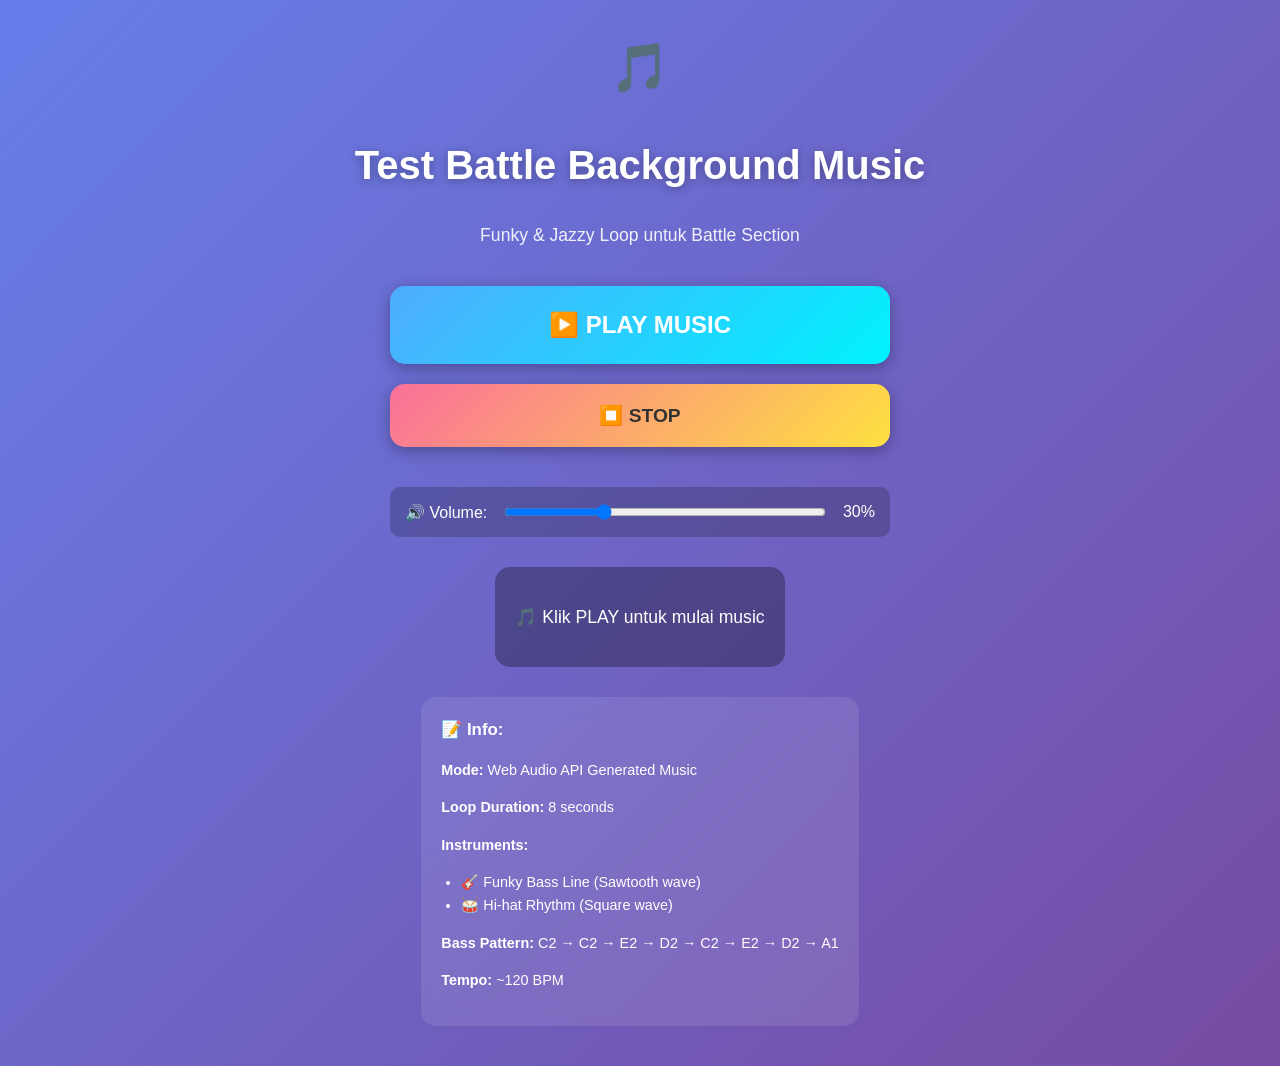
<file: test-battle-music.html>
<!DOCTYPE html>
<html lang="id">
<head>
  <meta charset="UTF-8">
  <meta name="viewport" content="width=device-width, initial-scale=1.0">
  <title>Test Battle Background Music</title>
  <style>
    body {
      margin: 0;
      padding: 40px;
      font-family: 'Segoe UI', Tahoma, Geneva, Verdana, sans-serif;
      background: linear-gradient(135deg, #667eea 0%, #764ba2 100%);
      color: #fff;
      min-height: 100vh;
      display: flex;
      flex-direction: column;
      align-items: center;
      justify-content: center;
    }

    h1 {
      font-size: 2.5rem;
      margin-bottom: 20px;
      text-align: center;
      text-shadow: 0 2px 10px rgba(0,0,0,0.3);
    }

    .subtitle {
      font-size: 1.1rem;
      margin-bottom: 40px;
      opacity: 0.9;
      text-align: center;
    }

    .controls {
      display: flex;
      flex-direction: column;
      gap: 20px;
      max-width: 500px;
      width: 100%;
    }

    button {
      padding: 20px 40px;
      font-size: 1.2rem;
      font-weight: 600;
      border: none;
      border-radius: 15px;
      cursor: pointer;
      transition: all 0.3s;
      box-shadow: 0 4px 15px rgba(0,0,0,0.3);
    }

    button:hover {
      transform: translateY(-2px);
      box-shadow: 0 6px 20px rgba(0,0,0,0.4);
    }

    button:active {
      transform: translateY(0);
    }

    .btn-play {
      background: linear-gradient(135deg, #4facfe 0%, #00f2fe 100%);
      color: white;
      font-size: 1.5rem;
      padding: 25px 50px;
    }

    .btn-stop {
      background: linear-gradient(135deg, #fa709a 0%, #fee140 100%);
      color: #333;
    }

    .btn-pause {
      background: linear-gradient(135deg, #ffecd2 0%, #fcb69f 100%);
      color: #333;
    }

    .btn-resume {
      background: linear-gradient(135deg, #a8edea 0%, #fed6e3 100%);
      color: #333;
    }

    .status {
      margin-top: 30px;
      padding: 20px;
      background: rgba(0,0,0,0.3);
      border-radius: 15px;
      font-size: 1.1rem;
      text-align: center;
      min-height: 60px;
      display: flex;
      align-items: center;
      justify-content: center;
    }

    .info {
      margin-top: 30px;
      padding: 20px;
      background: rgba(255,255,255,0.1);
      border-radius: 15px;
      backdrop-filter: blur(10px);
      max-width: 500px;
      font-size: 0.9rem;
      line-height: 1.6;
    }

    .info h3 {
      margin-top: 0;
      margin-bottom: 10px;
    }

    .emoji {
      font-size: 3rem;
      margin-bottom: 20px;
    }

    .volume-control {
      margin-top: 20px;
      display: flex;
      align-items: center;
      gap: 15px;
      padding: 15px;
      background: rgba(0,0,0,0.2);
      border-radius: 10px;
    }

    .volume-control input {
      flex: 1;
    }

    .playing {
      animation: pulse 2s infinite;
    }

    @keyframes pulse {
      0%, 100% { opacity: 1; }
      50% { opacity: 0.7; }
    }
  </style>
</head>
<body>
  <div class="emoji">🎵</div>
  <h1>Test Battle Background Music</h1>
  <p class="subtitle">Funky & Jazzy Loop untuk Battle Section</p>
  
  <div class="controls">
    <button class="btn-play" id="btn-play" onclick="playMusic()">
      ▶️ PLAY MUSIC
    </button>

    <button class="btn-pause" id="btn-pause" onclick="pauseMusic()" style="display:none;">
      ⏸️ PAUSE
    </button>

    <button class="btn-resume" id="btn-resume" onclick="resumeMusic()" style="display:none;">
      ▶️ RESUME
    </button>

    <button class="btn-stop" onclick="stopMusic()">
      ⏹️ STOP
    </button>

    <div class="volume-control">
      <span>🔊 Volume:</span>
      <input type="range" id="volume" min="0" max="100" value="30" oninput="changeVolume(this.value)">
      <span id="volume-label">30%</span>
    </div>
  </div>

  <div class="status" id="status">
    🎵 Klik PLAY untuk mulai music
  </div>

  <div class="info">
    <h3>📝 Info:</h3>
    <p><strong>Mode:</strong> Web Audio API Generated Music</p>
    <p><strong>Loop Duration:</strong> 8 seconds</p>
    <p><strong>Instruments:</strong></p>
    <ul style="margin: 10px 0; padding-left: 20px;">
      <li>🎸 Funky Bass Line (Sawtooth wave)</li>
      <li>🥁 Hi-hat Rhythm (Square wave)</li>
    </ul>
    <p><strong>Bass Pattern:</strong> C2 → C2 → E2 → D2 → C2 → E2 → D2 → A1</p>
    <p><strong>Tempo:</strong> ~120 BPM</p>
  </div>

  <script>
    // === BACKGROUND MUSIC MANAGER ===
    const BackgroundMusic = {
      audioContext: null,
      isPlaying: false,
      currentVolume: 0.3,
      gainNode: null,

      // Generate funky/jazzy loop with Web Audio API
      createFunkyLoop() {
        console.log('=== createFunkyLoop() called ===');
        
        if (!this.audioContext) {
          console.error('❌ No audio context!');
          return;
        }

        const ctx = this.audioContext;
        const loopDuration = 8; // 8 seconds loop
        
        console.log('Creating gain node...');
        // Create master gain node for volume control
        if (!this.gainNode) {
          this.gainNode = ctx.createGain();
          this.gainNode.connect(ctx.destination);
          this.gainNode.gain.value = this.currentVolume;
          console.log('✅ Gain node created, volume:', this.currentVolume);
        }
        
        console.log('Defining bass notes and hi-hat beats...');
        // Bass line (funky bass)
        const bassNotes = [
          { freq: 65.41, time: 0, duration: 0.5 },    // C2
          { freq: 65.41, time: 1, duration: 0.5 },    // C2
          { freq: 82.41, time: 2, duration: 0.5 },    // E2
          { freq: 73.42, time: 3, duration: 0.5 },    // D2
          { freq: 65.41, time: 4, duration: 0.5 },    // C2
          { freq: 82.41, time: 5, duration: 0.5 },    // E2
          { freq: 73.42, time: 6, duration: 0.5 },    // D2
          { freq: 55.00, time: 7, duration: 0.5 }     // A1
        ];

        // Hi-hat rhythm
        const hihatBeats = [0, 0.5, 1, 1.5, 2, 2.5, 3, 3.5, 4, 4.5, 5, 5.5, 6, 6.5, 7, 7.5];

        console.log('Starting playLoop function...');
        const playLoop = () => {
          if (!this.isPlaying) {
            console.log('⚠️ Not playing, loop stopped');
            return;
          }

          const startTime = ctx.currentTime;
          console.log('Playing loop at time:', startTime);

          // Bass line
          bassNotes.forEach((note, index) => {
            const osc = ctx.createOscillator();
            const gain = ctx.createGain();
            const filter = ctx.createBiquadFilter();

            osc.type = 'sawtooth';
            osc.frequency.value = note.freq;
            
            filter.type = 'lowpass';
            filter.frequency.value = 400;
            filter.Q.value = 2;

            gain.gain.setValueAtTime(0, startTime + note.time);
            gain.gain.linearRampToValueAtTime(0.15, startTime + note.time + 0.05);
            gain.gain.exponentialRampToValueAtTime(0.01, startTime + note.time + note.duration);

            osc.connect(filter);
            filter.connect(gain);
            gain.connect(this.gainNode);

            osc.start(startTime + note.time);
            osc.stop(startTime + note.time + note.duration);
            
            if (index === 0) console.log('✅ First bass note scheduled');
          });

          // Hi-hat (cymbal-like)
          hihatBeats.forEach((beat, index) => {
            const osc = ctx.createOscillator();
            const gain = ctx.createGain();
            const filter = ctx.createBiquadFilter();

            osc.type = 'square';
            osc.frequency.value = 10000;
            
            filter.type = 'highpass';
            filter.frequency.value = 8000;

            gain.gain.setValueAtTime(0, startTime + beat);
            gain.gain.linearRampToValueAtTime(0.05, startTime + beat + 0.001);
            gain.gain.exponentialRampToValueAtTime(0.01, startTime + beat + 0.1);

            osc.connect(filter);
            filter.connect(gain);
            gain.connect(this.gainNode);

            osc.start(startTime + beat);
            osc.stop(startTime + beat + 0.1);
            
            if (index === 0) console.log('✅ First hi-hat beat scheduled');
          });

          // Schedule next loop
          console.log('Scheduling next loop in', loopDuration, 'seconds');
          setTimeout(() => playLoop(), loopDuration * 1000);
        };

        playLoop();
      },

      // Start background music
      play() {
        try {
          console.log('=== BackgroundMusic.play() called ===');
          
          if (this.isPlaying) {
            console.log('⚠️ Already playing, ignoring');
            return;
          }
          
          console.log('Initializing audio context...');
          if (!this.audioContext) {
            this.audioContext = new (window.AudioContext || window.webkitAudioContext)();
            console.log('✅ AudioContext created:', this.audioContext.state);
          }
          
          // Resume audio context if suspended (browser autoplay policy)
          if (this.audioContext.state === 'suspended') {
            console.log('⚠️ AudioContext suspended, resuming...');
            this.audioContext.resume().then(() => {
              console.log('✅ AudioContext resumed:', this.audioContext.state);
            });
          }
          
          this.isPlaying = true;
          console.log('Starting funky loop...');
          this.createFunkyLoop();
          console.log('✅ Background music started');
        } catch (error) {
          console.error('❌ Error in play():', error);
          throw error;
        }
      },

      // Stop background music
      stop() {
        this.isPlaying = false;
        console.log('🎵 Background music stopped');
      },

      // Set volume
      setVolume(value) {
        this.currentVolume = value;
        if (this.gainNode) {
          this.gainNode.gain.value = value;
        }
      }
    };

    // UI Controls
    function playMusic() {
      try {
        console.log('=== PLAY MUSIC CLICKED ===');
        console.log('AudioContext support:', typeof AudioContext !== 'undefined' || typeof webkitAudioContext !== 'undefined');
        
        BackgroundMusic.play();
        
        console.log('Music started, isPlaying:', BackgroundMusic.isPlaying);
        console.log('AudioContext state:', BackgroundMusic.audioContext?.state);
        
        updateStatus('🎵 Music is playing... (Looping)', true);
        document.getElementById('btn-play').style.display = 'none';
        document.getElementById('btn-pause').style.display = 'block';
        document.getElementById('btn-resume').style.display = 'none';
        
        // Test simple beep to verify audio is working
        setTimeout(() => testBeep(), 500);
      } catch (error) {
        console.error('❌ Error playing music:', error);
        updateStatus('❌ Error: ' + error.message, false);
      }
    }

    function testBeep() {
      try {
        console.log('=== TESTING SIMPLE BEEP ===');
        const ctx = BackgroundMusic.audioContext;
        const osc = ctx.createOscillator();
        const gain = ctx.createGain();
        
        osc.frequency.value = 440; // A4 note
        gain.gain.value = 0.1;
        
        osc.connect(gain);
        gain.connect(ctx.destination);
        
        osc.start(ctx.currentTime);
        osc.stop(ctx.currentTime + 0.2);
        
        console.log('✅ Test beep sent');
      } catch (error) {
        console.error('❌ Test beep failed:', error);
      }
    }

    function pauseMusic() {
      BackgroundMusic.stop();
      updateStatus('⏸️ Music paused', false);
      document.getElementById('btn-pause').style.display = 'none';
      document.getElementById('btn-resume').style.display = 'block';
    }

    function resumeMusic() {
      BackgroundMusic.play();
      updateStatus('🎵 Music resumed... (Looping)', true);
      document.getElementById('btn-pause').style.display = 'block';
      document.getElementById('btn-resume').style.display = 'none';
    }

    function stopMusic() {
      BackgroundMusic.stop();
      updateStatus('⏹️ Music stopped', false);
      document.getElementById('btn-play').style.display = 'block';
      document.getElementById('btn-pause').style.display = 'none';
      document.getElementById('btn-resume').style.display = 'none';
    }

    function changeVolume(value) {
      const volume = value / 100;
      BackgroundMusic.setVolume(volume);
      document.getElementById('volume-label').textContent = value + '%';
    }

    function updateStatus(message, isPlaying) {
      const status = document.getElementById('status');
      status.textContent = message;
      if (isPlaying) {
        status.classList.add('playing');
      } else {
        status.classList.remove('playing');
      }
    }
  </script>
</body>
</html>
</file>
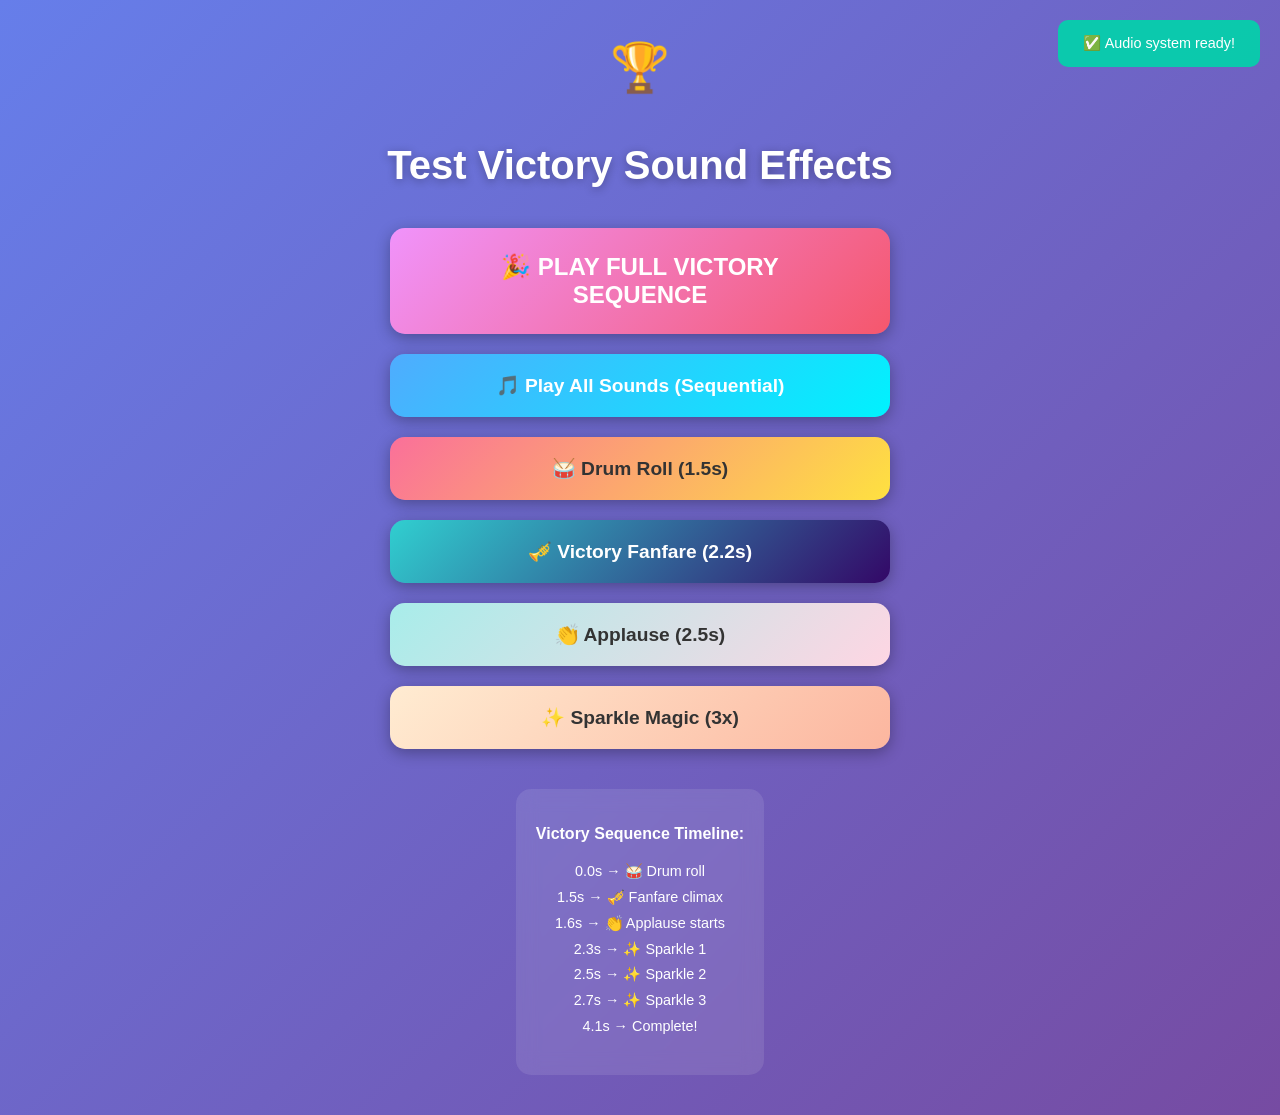
<file: test-podium-sound.html>
<!DOCTYPE html>
<html lang="id">
<head>
  <meta charset="UTF-8">
  <meta name="viewport" content="width=device-width, initial-scale=1.0">
  <title>Test Victory Sound Effects</title>
  <style>
    body {
      margin: 0;
      padding: 40px;
      font-family: 'Segoe UI', Tahoma, Geneva, Verdana, sans-serif;
      background: linear-gradient(135deg, #667eea 0%, #764ba2 100%);
      color: #fff;
      min-height: 100vh;
      display: flex;
      flex-direction: column;
      align-items: center;
      justify-content: center;
    }

    h1 {
      font-size: 2.5rem;
      margin-bottom: 40px;
      text-align: center;
      text-shadow: 0 2px 10px rgba(0,0,0,0.3);
    }

    .controls {
      display: flex;
      flex-direction: column;
      gap: 20px;
      max-width: 500px;
      width: 100%;
    }

    button {
      padding: 20px 40px;
      font-size: 1.2rem;
      font-weight: 600;
      border: none;
      border-radius: 15px;
      cursor: pointer;
      transition: all 0.3s;
      box-shadow: 0 4px 15px rgba(0,0,0,0.3);
    }

    button:hover {
      transform: translateY(-2px);
      box-shadow: 0 6px 20px rgba(0,0,0,0.4);
    }

    button:active {
      transform: translateY(0);
    }

    .btn-main {
      background: linear-gradient(135deg, #f093fb 0%, #f5576c 100%);
      color: white;
      font-size: 1.5rem;
      padding: 25px 50px;
    }

    .btn-sequence {
      background: linear-gradient(135deg, #4facfe 0%, #00f2fe 100%);
      color: white;
    }

    .btn-drum {
      background: linear-gradient(135deg, #fa709a 0%, #fee140 100%);
      color: #333;
    }

    .btn-fanfare {
      background: linear-gradient(135deg, #30cfd0 0%, #330867 100%);
      color: white;
    }

    .btn-applause {
      background: linear-gradient(135deg, #a8edea 0%, #fed6e3 100%);
      color: #333;
    }

    .btn-sparkle {
      background: linear-gradient(135deg, #ffecd2 0%, #fcb69f 100%);
      color: #333;
    }

    .info {
      margin-top: 40px;
      padding: 20px;
      background: rgba(255,255,255,0.1);
      border-radius: 15px;
      backdrop-filter: blur(10px);
      max-width: 500px;
      text-align: center;
    }

    .emoji {
      font-size: 3rem;
      margin-bottom: 20px;
    }

    .status {
      position: fixed;
      top: 20px;
      right: 20px;
      padding: 15px 25px;
      background: rgba(0,0,0,0.8);
      border-radius: 10px;
      font-size: 0.9rem;
      z-index: 1000;
    }

    .status.success {
      background: rgba(0, 212, 170, 0.9);
    }

    .status.error {
      background: rgba(255, 107, 107, 0.9);
    }
  </style>
</head>
<body>
  <div id="status" class="status">🎵 Klik tombol untuk mulai</div>
  
  <div class="emoji">🏆</div>
  <h1>Test Victory Sound Effects</h1>
  
  <div class="controls">
    <button class="btn-main" onclick="testFullSequence()">
      🎉 PLAY FULL VICTORY SEQUENCE
    </button>

    <button class="btn-sequence" onclick="testPlayAll()">
      🎵 Play All Sounds (Sequential)
    </button>

    <button class="btn-drum" onclick="testDrumRoll()">
      🥁 Drum Roll (1.5s)
    </button>

    <button class="btn-fanfare" onclick="testFanfare()">
      🎺 Victory Fanfare (2.2s)
    </button>

    <button class="btn-applause" onclick="testApplause()">
      👏 Applause (2.5s)
    </button>

    <button class="btn-sparkle" onclick="testSparkles()">
      ✨ Sparkle Magic (3x)
    </button>
  </div>

  <div class="info">
    <p><strong>Victory Sequence Timeline:</strong></p>
    <p style="font-size: 0.9rem; line-height: 1.8; margin-top: 10px;">
      0.0s → 🥁 Drum roll<br>
      1.5s → 🎺 Fanfare climax<br>
      1.6s → 👏 Applause starts<br>
      2.3s → ✨ Sparkle 1<br>
      2.5s → ✨ Sparkle 2<br>
      2.7s → ✨ Sparkle 3<br>
      4.1s → Complete!
    </p>
  </div>

  <script>
    // === VICTORY SOUND EFFECTS ENGINE ===
    var VictorySoundFX = {
      audioContext: null,

      init() {
        if (!this.audioContext) {
          this.audioContext = new (window.AudioContext || window.webkitAudioContext)();
        }
      },

      // Victory Fanfare - Triumphant celebration sound
      playVictoryFanfare() {
        this.init();
        const ctx = this.audioContext;
        const now = ctx.currentTime;

        // Trumpet-like fanfare melody
        const notes = [
          { freq: 523.25, start: 0, duration: 0.3 },      // C5
          { freq: 659.25, start: 0.3, duration: 0.3 },    // E5
          { freq: 783.99, start: 0.6, duration: 0.3 },    // G5
          { freq: 1046.5, start: 0.9, duration: 0.5 },    // C6 (climax)
          { freq: 783.99, start: 1.4, duration: 0.2 },    // G5
          { freq: 1046.5, start: 1.6, duration: 0.6 }     // C6 (final)
        ];

        notes.forEach(note => {
          // Main oscillator (trumpet-like)
          const osc = ctx.createOscillator();
          const gain = ctx.createGain();
          
          osc.type = 'sawtooth';
          osc.frequency.setValueAtTime(note.freq, now + note.start);
          
          // Envelope
          gain.gain.setValueAtTime(0, now + note.start);
          gain.gain.linearRampToValueAtTime(0.3, now + note.start + 0.05);
          gain.gain.exponentialRampToValueAtTime(0.01, now + note.start + note.duration);
          
          osc.connect(gain);
          gain.connect(ctx.destination);
          
          osc.start(now + note.start);
          osc.stop(now + note.start + note.duration);
        });
      },

      // Applause and cheering simulation
      playApplause() {
        this.init();
        const ctx = this.audioContext;
        const now = ctx.currentTime;
        const duration = 2.5;

        // Create noise for applause
        const bufferSize = ctx.sampleRate * duration;
        const buffer = ctx.createBuffer(1, bufferSize, ctx.sampleRate);
        const data = buffer.getChannelData(0);

        // Generate pink noise (softer than white noise)
        for (let i = 0; i < bufferSize; i++) {
          data[i] = (Math.random() * 2 - 1) * 0.15;
        }

        const noise = ctx.createBufferSource();
        noise.buffer = buffer;

        const filter = ctx.createBiquadFilter();
        filter.type = 'bandpass';
        filter.frequency.value = 1000;
        filter.Q.value = 0.5;

        const gain = ctx.createGain();
        gain.gain.setValueAtTime(0, now);
        gain.gain.linearRampToValueAtTime(0.4, now + 0.3);
        gain.gain.setValueAtTime(0.4, now + duration - 0.5);
        gain.gain.exponentialRampToValueAtTime(0.01, now + duration);

        noise.connect(filter);
        filter.connect(gain);
        gain.connect(ctx.destination);

        noise.start(now);
        noise.stop(now + duration);
      },

      // Sparkle/Magic sound for podium appearance
      playSparkle(delay = 0) {
        this.init();
        const ctx = this.audioContext;
        const now = ctx.currentTime + delay;

        // Bell-like sparkle
        const frequencies = [1046.5, 1318.5, 1568, 2093];
        
        frequencies.forEach((freq, i) => {
          const osc = ctx.createOscillator();
          const gain = ctx.createGain();
          
          osc.type = 'sine';
          osc.frequency.setValueAtTime(freq, now + i * 0.05);
          
          gain.gain.setValueAtTime(0, now + i * 0.05);
          gain.gain.linearRampToValueAtTime(0.2, now + i * 0.05 + 0.01);
          gain.gain.exponentialRampToValueAtTime(0.01, now + i * 0.05 + 0.4);
          
          osc.connect(gain);
          gain.connect(ctx.destination);
          
          osc.start(now + i * 0.05);
          osc.stop(now + i * 0.05 + 0.4);
        });
      },

      // Drum roll for anticipation
      playDrumRoll(duration = 1.5) {
        this.init();
        const ctx = this.audioContext;
        const now = ctx.currentTime;
        const beats = 32; // Number of drum hits
        const interval = duration / beats;

        for (let i = 0; i < beats; i++) {
          const osc = ctx.createOscillator();
          const gain = ctx.createGain();
          const filter = ctx.createBiquadFilter();

          osc.type = 'triangle';
          osc.frequency.value = 80 + (i * 2); // Increasing pitch for tension
          
          filter.type = 'lowpass';
          filter.frequency.value = 200;

          gain.gain.setValueAtTime(0, now + i * interval);
          gain.gain.linearRampToValueAtTime(0.3 + (i * 0.01), now + i * interval + 0.001);
          gain.gain.exponentialRampToValueAtTime(0.01, now + i * interval + 0.05);

          osc.connect(filter);
          filter.connect(gain);
          gain.connect(ctx.destination);

          osc.start(now + i * interval);
          osc.stop(now + i * interval + 0.05);
        }
      },

      // Complete victory sequence
      playVictorySequence() {
        this.playDrumRoll(1.5);
        setTimeout(() => this.playVictoryFanfare(), 1500);
        setTimeout(() => this.playApplause(), 1600);
        setTimeout(() => this.playSparkle(0), 2300);
        setTimeout(() => this.playSparkle(0), 2500);
        setTimeout(() => this.playSparkle(0), 2700);
      }
    };

    // Helper functions for testing
    function showStatus(message, type = 'info') {
      const status = document.getElementById('status');
      status.textContent = message;
      status.className = 'status ' + type;
      
      if (type === 'success') {
        setTimeout(() => {
          status.textContent = '🎵 Siap untuk test lagi';
          status.className = 'status';
        }, 2000);
      }
    }

    function testFullSequence() {
      try {
        VictorySoundFX.init();
        VictorySoundFX.playVictorySequence();
        showStatus('🎉 Playing full sequence...', 'success');
        console.log('Full sequence started');
      } catch (error) {
        showStatus('❌ Error: ' + error.message, 'error');
        console.error('Full sequence error:', error);
      }
    }

    function testDrumRoll() {
      try {
        VictorySoundFX.init();
        VictorySoundFX.playDrumRoll();
        showStatus('🥁 Playing drum roll...', 'success');
        console.log('Drum roll started');
      } catch (error) {
        showStatus('❌ Error: ' + error.message, 'error');
        console.error('Drum roll error:', error);
      }
    }

    function testFanfare() {
      try {
        VictorySoundFX.init();
        VictorySoundFX.playVictoryFanfare();
        showStatus('🎺 Playing fanfare...', 'success');
        console.log('Fanfare started');
      } catch (error) {
        showStatus('❌ Error: ' + error.message, 'error');
        console.error('Fanfare error:', error);
      }
    }

    function testApplause() {
      try {
        VictorySoundFX.init();
        VictorySoundFX.playApplause();
        showStatus('👏 Playing applause...', 'success');
        console.log('Applause started');
      } catch (error) {
        showStatus('❌ Error: ' + error.message, 'error');
        console.error('Applause error:', error);
      }
    }

    function testSparkles() {
      try {
        VictorySoundFX.init();
        playSparkles();
        showStatus('✨ Playing sparkles...', 'success');
        console.log('Sparkles started');
      } catch (error) {
        showStatus('❌ Error: ' + error.message, 'error');
        console.error('Sparkles error:', error);
      }
    }

    function testPlayAll() {
      try {
        VictorySoundFX.init();
        playAll();
        showStatus('🎵 Playing all sounds...', 'success');
        console.log('Play all started');
      } catch (error) {
        showStatus('❌ Error: ' + error.message, 'error');
        console.error('Play all error:', error);
      }
    }

    function playSparkles() {
      VictorySoundFX.playSparkle(0);
      setTimeout(() => VictorySoundFX.playSparkle(0), 200);
      setTimeout(() => VictorySoundFX.playSparkle(0), 400);
    }

    function playAll() {
      VictorySoundFX.playDrumRoll();
      setTimeout(() => VictorySoundFX.playVictoryFanfare(), 2000);
      setTimeout(() => VictorySoundFX.playApplause(), 4500);
      setTimeout(() => playSparkles(), 7000);
    }

    // Auto-init and test on page load
    window.addEventListener('load', () => {
      try {
        VictorySoundFX.init();
        showStatus('✅ Audio system ready!', 'success');
        console.log('Audio context initialized:', VictorySoundFX.audioContext);
      } catch (error) {
        showStatus('⚠️ Click any button to start', 'error');
        console.error('Init error:', error);
      }
    });
  </script>
</body>
</html>
</file>
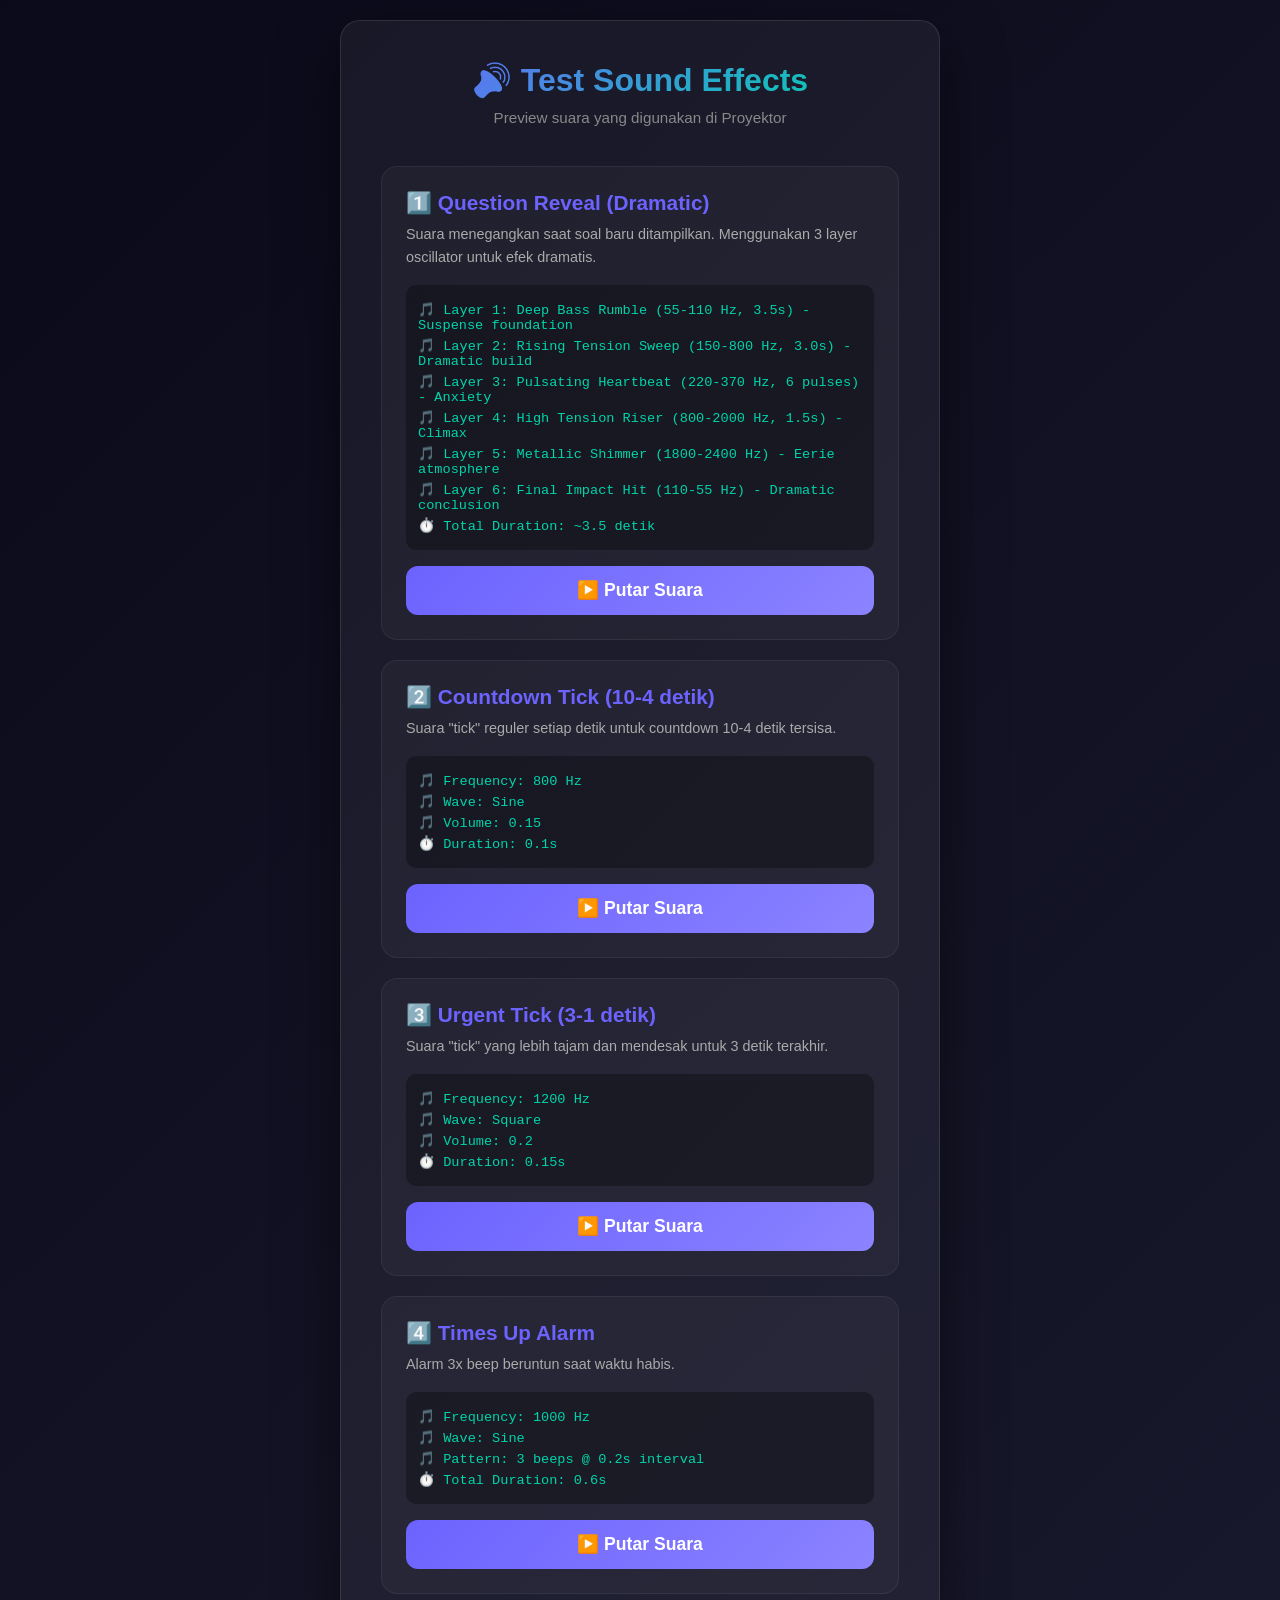
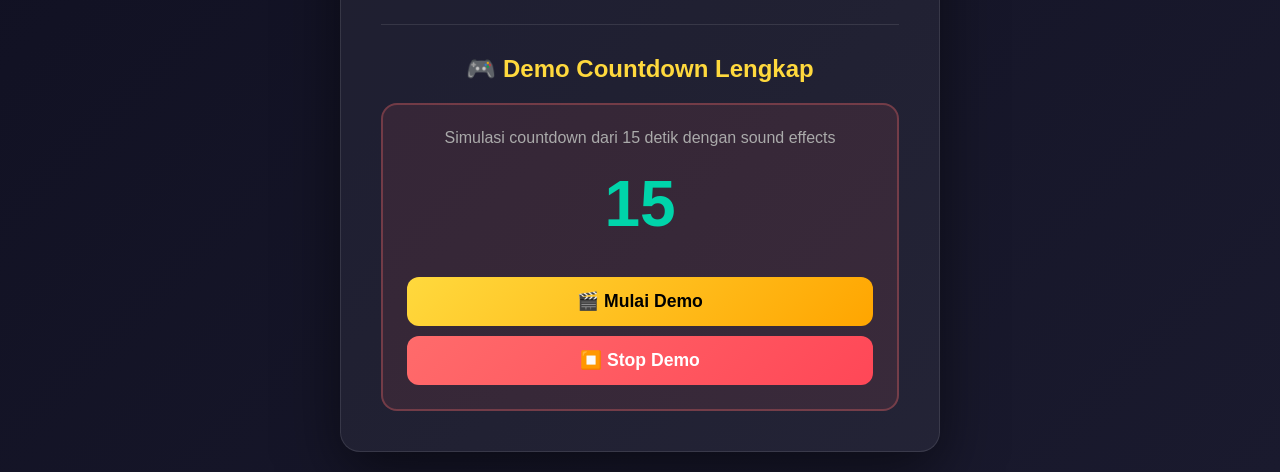
<file: test-sound.html>
<!DOCTYPE html>
<html lang="id">
<head>
  <meta charset="UTF-8">
  <meta name="viewport" content="width=device-width, initial-scale=1.0">
  <title>🔊 Test Sound Effects Projector</title>
  <style>
    *, *::before, *::after { margin: 0; padding: 0; box-sizing: border-box; }
    
    body {
      font-family: 'Segoe UI', Tahoma, Geneva, Verdana, sans-serif;
      background: linear-gradient(135deg, #0a0a1a 0%, #1a1a2e 100%);
      color: #fff;
      min-height: 100vh;
      display: flex;
      align-items: center;
      justify-content: center;
      padding: 20px;
    }
    
    .container {
      max-width: 600px;
      width: 100%;
      background: rgba(255,255,255,0.05);
      border: 1px solid rgba(255,255,255,0.1);
      border-radius: 20px;
      padding: 40px;
      box-shadow: 0 20px 60px rgba(0,0,0,0.5);
    }
    
    h1 {
      font-size: 2rem;
      margin-bottom: 10px;
      background: linear-gradient(135deg, #6C63FF, #00D4AA);
      -webkit-background-clip: text;
      -webkit-text-fill-color: transparent;
      text-align: center;
    }
    
    .subtitle {
      text-align: center;
      color: #888;
      margin-bottom: 40px;
      font-size: 0.95rem;
    }
    
    .sound-card {
      background: rgba(255,255,255,0.03);
      border: 1px solid rgba(255,255,255,0.06);
      border-radius: 16px;
      padding: 24px;
      margin-bottom: 20px;
      transition: all 0.3s;
    }
    
    .sound-card:hover {
      background: rgba(255,255,255,0.06);
      transform: translateY(-2px);
    }
    
    .sound-card h3 {
      font-size: 1.3rem;
      margin-bottom: 8px;
      color: #6C63FF;
    }
    
    .sound-card p {
      color: #aaa;
      margin-bottom: 16px;
      font-size: 0.9rem;
      line-height: 1.6;
    }
    
    .specs {
      background: rgba(0,0,0,0.3);
      padding: 12px;
      border-radius: 10px;
      margin-bottom: 16px;
      font-family: 'Courier New', monospace;
      font-size: 0.85rem;
      color: #00D4AA;
    }
    
    .specs div {
      margin: 4px 0;
    }
    
    button {
      background: linear-gradient(135deg, #6C63FF, #8B83FF);
      border: none;
      color: #fff;
      padding: 14px 32px;
      font-size: 1.1rem;
      font-weight: 700;
      border-radius: 12px;
      cursor: pointer;
      width: 100%;
      transition: all 0.2s;
      font-family: inherit;
    }
    
    button:hover {
      transform: translateY(-2px);
      box-shadow: 0 8px 24px rgba(108,99,255,0.4);
    }
    
    button:active {
      transform: translateY(0);
    }
    
    .demo-section {
      margin-top: 30px;
      padding-top: 30px;
      border-top: 1px solid rgba(255,255,255,0.1);
    }
    
    .demo-section h2 {
      font-size: 1.5rem;
      margin-bottom: 20px;
      text-align: center;
      color: #FFD93D;
    }
    
    .countdown-demo {
      background: rgba(255,107,107,0.1);
      border: 2px solid rgba(255,107,107,0.3);
      border-radius: 16px;
      padding: 24px;
      text-align: center;
    }
    
    .timer {
      font-size: 4rem;
      font-weight: 900;
      color: #00D4AA;
      font-variant-numeric: tabular-nums;
      margin: 20px 0;
    }
    
    .timer.warning {
      color: #FF6B6B;
      animation: pulse 0.5s ease infinite;
    }
    
    @keyframes pulse {
      0%, 100% { opacity: 1; }
      50% { opacity: 0.6; }
    }
    
    .btn-demo {
      background: linear-gradient(135deg, #FFD93D, #FFA500);
      color: #000;
      margin-top: 16px;
    }
    
    .btn-stop {
      background: linear-gradient(135deg, #FF6B6B, #FF4757);
      color: #fff;
      margin-top: 10px;
    }
  </style>
</head>
<body>
  <div class="container">
    <h1>🔊 Test Sound Effects</h1>
    <p class="subtitle">Preview suara yang digunakan di Proyektor</p>
    
    <!-- Sound 1: Question Reveal -->
    <div class="sound-card">
      <h3>1️⃣ Question Reveal (Dramatic)</h3>
      <p>Suara menegangkan saat soal baru ditampilkan. Menggunakan 3 layer oscillator untuk efek dramatis.</p>
      <div class="specs">
        <div>🎵 Layer 1: Deep Bass Rumble (55-110 Hz, 3.5s) - Suspense foundation</div>
        <div>🎵 Layer 2: Rising Tension Sweep (150-800 Hz, 3.0s) - Dramatic build</div>
        <div>🎵 Layer 3: Pulsating Heartbeat (220-370 Hz, 6 pulses) - Anxiety</div>
        <div>🎵 Layer 4: High Tension Riser (800-2000 Hz, 1.5s) - Climax</div>
        <div>🎵 Layer 5: Metallic Shimmer (1800-2400 Hz) - Eerie atmosphere</div>
        <div>🎵 Layer 6: Final Impact Hit (110-55 Hz) - Dramatic conclusion</div>
        <div>⏱️ Total Duration: ~3.5 detik</div>
      </div>
      <button onclick="SoundFX.playQuestionReveal()">▶️ Putar Suara</button>
    </div>
    
    <!-- Sound 2: Countdown Tick -->
    <div class="sound-card">
      <h3>2️⃣ Countdown Tick (10-4 detik)</h3>
      <p>Suara "tick" reguler setiap detik untuk countdown 10-4 detik tersisa.</p>
      <div class="specs">
        <div>🎵 Frequency: 800 Hz</div>
        <div>🎵 Wave: Sine</div>
        <div>🎵 Volume: 0.15</div>
        <div>⏱️ Duration: 0.1s</div>
      </div>
      <button onclick="SoundFX.playTick()">▶️ Putar Suara</button>
    </div>
    
    <!-- Sound 3: Urgent Tick -->
    <div class="sound-card">
      <h3>3️⃣ Urgent Tick (3-1 detik)</h3>
      <p>Suara "tick" yang lebih tajam dan mendesak untuk 3 detik terakhir.</p>
      <div class="specs">
        <div>🎵 Frequency: 1200 Hz</div>
        <div>🎵 Wave: Square</div>
        <div>🎵 Volume: 0.2</div>
        <div>⏱️ Duration: 0.15s</div>
      </div>
      <button onclick="SoundFX.playUrgentTick()">▶️ Putar Suara</button>
    </div>
    
    <!-- Sound 4: Times Up -->
    <div class="sound-card">
      <h3>4️⃣ Times Up Alarm</h3>
      <p>Alarm 3x beep beruntun saat waktu habis.</p>
      <div class="specs">
        <div>🎵 Frequency: 1000 Hz</div>
        <div>🎵 Wave: Sine</div>
        <div>🎵 Pattern: 3 beeps @ 0.2s interval</div>
        <div>⏱️ Total Duration: 0.6s</div>
      </div>
      <button onclick="SoundFX.playTimesUp()">▶️ Putar Suara</button>
    </div>
    
    <!-- Demo Section -->
    <div class="demo-section">
      <h2>🎮 Demo Countdown Lengkap</h2>
      <div class="countdown-demo">
        <p style="color:#aaa;margin-bottom:10px;">Simulasi countdown dari 15 detik dengan sound effects</p>
        <div class="timer" id="demoTimer">15</div>
        <button class="btn-demo" onclick="startDemo()">🎬 Mulai Demo</button>
        <button class="btn-stop" onclick="stopDemo()">⏹️ Stop Demo</button>
      </div>
    </div>
  </div>

  <script>
    // === SOUND EFFECTS ENGINE (sama seperti di projector.html) ===
    var SoundFX = {
      audioContext: null,

      init() {
        if (!this.audioContext) {
          this.audioContext = new (window.AudioContext || window.webkitAudioContext)();
        }
      },

      // Tension sound - dramatic question reveal (EXTENDED VERSION - 3.5 seconds)
      playQuestionReveal() {
        this.init();
        var ctx = this.audioContext;
        var now = ctx.currentTime;

        // LAYER 1: Deep rumbling bass (suspense foundation)
        var osc1 = ctx.createOscillator();
        var gain1 = ctx.createGain();
        osc1.connect(gain1);
        gain1.connect(ctx.destination);
        osc1.type = 'sawtooth';
        osc1.frequency.setValueAtTime(55, now); // Deep A note
        osc1.frequency.exponentialRampToValueAtTime(65, now + 1.5);
        osc1.frequency.exponentialRampToValueAtTime(110, now + 3.0);
        gain1.gain.setValueAtTime(0, now);
        gain1.gain.linearRampToValueAtTime(0.25, now + 0.3);
        gain1.gain.setValueAtTime(0.25, now + 2.5);
        gain1.gain.exponentialRampToValueAtTime(0.01, now + 3.5);
        osc1.start(now);
        osc1.stop(now + 3.5);

        // LAYER 2: Rising tension sweep (dramatic build-up)
        var osc2 = ctx.createOscillator();
        var gain2 = ctx.createGain();
        osc2.connect(gain2);
        gain2.connect(ctx.destination);
        osc2.type = 'triangle';
        osc2.frequency.setValueAtTime(150, now + 0.3);
        osc2.frequency.exponentialRampToValueAtTime(400, now + 1.5);
        osc2.frequency.exponentialRampToValueAtTime(800, now + 3.0);
        gain2.gain.setValueAtTime(0, now + 0.3);
        gain2.gain.linearRampToValueAtTime(0.18, now + 1.0);
        gain2.gain.setValueAtTime(0.18, now + 2.5);
        gain2.gain.exponentialRampToValueAtTime(0.01, now + 3.3);
        osc2.start(now + 0.3);
        osc2.stop(now + 3.3);

        // LAYER 3: Pulsating mid-frequency (heartbeat effect)
        for (var i = 0; i < 6; i++) {
          var osc3 = ctx.createOscillator();
          var gain3 = ctx.createGain();
          osc3.connect(gain3);
          gain3.connect(ctx.destination);
          osc3.type = 'sine';
          osc3.frequency.setValueAtTime(220 + (i * 30), now + 0.5 + (i * 0.45));
          gain3.gain.setValueAtTime(0.12, now + 0.5 + (i * 0.45));
          gain3.gain.exponentialRampToValueAtTime(0.01, now + 0.7 + (i * 0.45));
          osc3.start(now + 0.5 + (i * 0.45));
          osc3.stop(now + 0.7 + (i * 0.45));
        }

        // LAYER 4: High tension riser (climax build)
        var osc4 = ctx.createOscillator();
        var gain4 = ctx.createGain();
        osc4.connect(gain4);
        gain4.connect(ctx.destination);
        osc4.type = 'sine';
        osc4.frequency.setValueAtTime(800, now + 1.5);
        osc4.frequency.exponentialRampToValueAtTime(2000, now + 3.0);
        gain4.gain.setValueAtTime(0, now + 1.5);
        gain4.gain.linearRampToValueAtTime(0.15, now + 2.0);
        gain4.gain.exponentialRampToValueAtTime(0.01, now + 3.2);
        osc4.start(now + 1.5);
        osc4.stop(now + 3.2);

        // LAYER 5: Metallic shimmer (eerie atmosphere)
        var osc5 = ctx.createOscillator();
        var gain5 = ctx.createGain();
        osc5.connect(gain5);
        gain5.connect(ctx.destination);
        osc5.type = 'square';
        osc5.frequency.setValueAtTime(1800, now + 2.0);
        osc5.frequency.exponentialRampToValueAtTime(2400, now + 2.5);
        osc5.frequency.exponentialRampToValueAtTime(1600, now + 3.3);
        gain5.gain.setValueAtTime(0, now + 2.0);
        gain5.gain.linearRampToValueAtTime(0.08, now + 2.2);
        gain5.gain.exponentialRampToValueAtTime(0.01, now + 3.3);
        osc5.start(now + 2.0);
        osc5.stop(now + 3.3);

        // LAYER 6: Final impact hit (dramatic conclusion)
        var osc6 = ctx.createOscillator();
        var gain6 = ctx.createGain();
        osc6.connect(gain6);
        gain6.connect(ctx.destination);
        osc6.type = 'sawtooth';
        osc6.frequency.setValueAtTime(110, now + 3.0);
        osc6.frequency.exponentialRampToValueAtTime(55, now + 3.5);
        gain6.gain.setValueAtTime(0.3, now + 3.0);
        gain6.gain.exponentialRampToValueAtTime(0.01, now + 3.5);
        osc6.start(now + 3.0);
        osc6.stop(now + 3.5);
      },

      // Countdown tick sound (for last 10 seconds)
      playTick() {
        this.init();
        var ctx = this.audioContext;
        var now = ctx.currentTime;

        var osc = ctx.createOscillator();
        var gain = ctx.createGain();
        osc.connect(gain);
        gain.connect(ctx.destination);
        
        osc.type = 'sine';
        osc.frequency.setValueAtTime(800, now);
        gain.gain.setValueAtTime(0.15, now);
        gain.gain.exponentialRampToValueAtTime(0.01, now + 0.1);
        
        osc.start(now);
        osc.stop(now + 0.1);
      },

      // Final countdown urgent tick
      playUrgentTick() {
        this.init();
        var ctx = this.audioContext;
        var now = ctx.currentTime;

        var osc = ctx.createOscillator();
        var gain = ctx.createGain();
        osc.connect(gain);
        gain.connect(ctx.destination);
        
        osc.type = 'square';
        osc.frequency.setValueAtTime(1200, now);
        gain.gain.setValueAtTime(0.2, now);
        gain.gain.exponentialRampToValueAtTime(0.01, now + 0.15);
        
        osc.start(now);
        osc.stop(now + 0.15);
      },

      // Time's up alarm
      playTimesUp() {
        this.init();
        var ctx = this.audioContext;
        var now = ctx.currentTime;

        // Alarm beep pattern
        for (var i = 0; i < 3; i++) {
          var osc = ctx.createOscillator();
          var gain = ctx.createGain();
          osc.connect(gain);
          gain.connect(ctx.destination);
          
          osc.frequency.setValueAtTime(1000, now + i * 0.2);
          gain.gain.setValueAtTime(0.25, now + i * 0.2);
          gain.gain.exponentialRampToValueAtTime(0.01, now + i * 0.2 + 0.15);
          
          osc.start(now + i * 0.2);
          osc.stop(now + i * 0.2 + 0.15);
        }
      }
    };

    // === COUNTDOWN DEMO ===
    var demoInterval = null;
    var demoTime = 15;

    function startDemo() {
      stopDemo();
      demoTime = 15;
      var timerEl = document.getElementById('demoTimer');
      timerEl.textContent = demoTime;
      timerEl.classList.remove('warning');
      
      // Play reveal sound at start
      SoundFX.playQuestionReveal();
      
      demoInterval = setInterval(function() {
        demoTime--;
        timerEl.textContent = demoTime;
        
        if (demoTime <= 10 && demoTime > 3) {
          SoundFX.playTick();
          timerEl.classList.add('warning');
        } else if (demoTime <= 3 && demoTime > 0) {
          SoundFX.playUrgentTick();
        } else if (demoTime === 0) {
          SoundFX.playTimesUp();
          stopDemo();
        }
      }, 1000);
    }

    function stopDemo() {
      if (demoInterval) {
        clearInterval(demoInterval);
        demoInterval = null;
      }
      document.getElementById('demoTimer').classList.remove('warning');
    }
  </script>
</body>
</html>
</file>
<file: css/main.css>
/* ============================================================
   GAME NUMERASI RANKING 1 — Design System
   Developer: Ahmad Sahrul Aziz
   ============================================================ */

/* --- Google Fonts --- */
@import url('https://fonts.googleapis.com/css2?family=Outfit:wght@300;400;500;600;700;800;900&family=Inter:wght@300;400;500;600;700&family=JetBrains+Mono:wght@400;600;700&display=swap');

/* --- CSS Custom Properties --- */
:root {
  /* Colors */
  --primary: #6C63FF;
  --primary-light: #8B83FF;
  --primary-dark: #5046E4;
  --secondary: #00D4AA;
  --secondary-light: #33DDBB;
  --secondary-dark: #00B892;
  --accent-coral: #FF6B6B;
  --accent-gold: #FFD93D;
  --accent-green: #4ECB71;
  --accent-purple: #A855F7;
  --accent-blue: #3B82F6;
  --accent-orange: #FB923C;

  /* Backgrounds */
  --bg-deepest: #060A1F;
  --bg-dark: #0A0E27;
  --bg-surface: #111633;
  --bg-card: #1A1F3A;
  --bg-card-hover: #222850;
  --bg-elevated: #252B4D;

  /* Text */
  --text-primary: #F1F5F9;
  --text-secondary: #94A3B8;
  --text-muted: #64748B;
  --text-accent: #6C63FF;

  /* Glass */
  --glass-bg: rgba(26, 31, 58, 0.65);
  --glass-border: rgba(108, 99, 255, 0.15);
  --glass-shadow: 0 8px 32px rgba(0, 0, 0, 0.4);

  /* Gradients */
  --gradient-primary: linear-gradient(135deg, #6C63FF 0%, #A855F7 100%);
  --gradient-secondary: linear-gradient(135deg, #00D4AA 0%, #3B82F6 100%);
  --gradient-danger: linear-gradient(135deg, #FF6B6B 0%, #FF3B3B 100%);
  --gradient-gold: linear-gradient(135deg, #FFD93D 0%, #FB923C 100%);
  --gradient-bg: linear-gradient(160deg, #0A0E27 0%, #1A1F3A 50%, #0A0E27 100%);
  --gradient-hero: radial-gradient(ellipse at 50% 0%, rgba(108, 99, 255, 0.15) 0%, transparent 60%);

  /* Borders */
  --border-subtle: 1px solid rgba(108, 99, 255, 0.1);
  --border-glass: 1px solid rgba(255, 255, 255, 0.08);
  --border-active: 1px solid rgba(108, 99, 255, 0.5);

  /* Radius */
  --radius-sm: 8px;
  --radius-md: 12px;
  --radius-lg: 16px;
  --radius-xl: 24px;
  --radius-round: 9999px;

  /* Shadows */
  --shadow-sm: 0 2px 8px rgba(0, 0, 0, 0.2);
  --shadow-md: 0 4px 16px rgba(0, 0, 0, 0.3);
  --shadow-lg: 0 8px 32px rgba(0, 0, 0, 0.4);
  --shadow-glow-primary: 0 0 20px rgba(108, 99, 255, 0.3);
  --shadow-glow-secondary: 0 0 20px rgba(0, 212, 170, 0.3);
  --shadow-glow-green: 0 0 20px rgba(78, 203, 113, 0.4);
  --shadow-glow-red: 0 0 20px rgba(255, 107, 107, 0.4);

  /* Typography */
  --font-heading: 'Outfit', sans-serif;
  --font-body: 'Inter', sans-serif;
  --font-mono: 'JetBrains Mono', monospace;

  /* Sizing */
  --touch-min: 56px; /* Minimum touch target for digital board */
  --touch-lg: 72px;

  /* Transitions */
  --transition-fast: 150ms ease;
  --transition-base: 250ms ease;
  --transition-slow: 400ms ease;
  --transition-spring: 500ms cubic-bezier(0.34, 1.56, 0.64, 1);
}

/* --- Reset & Base --- */
*,
*::before,
*::after {
  margin: 0;
  padding: 0;
  box-sizing: border-box;
}

html {
  font-size: 16px;
  scroll-behavior: smooth;
  -webkit-tap-highlight-color: transparent;
}

body {
  font-family: var(--font-body);
  background: var(--bg-dark);
  color: var(--text-primary);
  min-height: 100vh;
  overflow-x: hidden;
  line-height: 1.6;
  -webkit-font-smoothing: antialiased;
  -moz-osx-font-smoothing: grayscale;
}

/* --- Typography --- */
h1, h2, h3, h4, h5, h6 {
  font-family: var(--font-heading);
  font-weight: 700;
  line-height: 1.2;
  color: var(--text-primary);
}

h1 { font-size: clamp(2rem, 5vw, 3.5rem); }
h2 { font-size: clamp(1.5rem, 3.5vw, 2.5rem); }
h3 { font-size: clamp(1.25rem, 2.5vw, 1.75rem); }
h4 { font-size: clamp(1rem, 2vw, 1.25rem); }

p { color: var(--text-secondary); }

a {
  color: var(--primary-light);
  text-decoration: none;
  transition: color var(--transition-fast);
}
a:hover { color: var(--secondary); }

/* --- Utility Classes --- */
.container {
  width: 100%;
  max-width: 1200px;
  margin: 0 auto;
  padding: 0 24px;
}

.container-wide {
  max-width: 1440px;
  margin: 0 auto;
  padding: 0 24px;
}

.flex { display: flex; }
.flex-col { flex-direction: column; }
.flex-center { display: flex; align-items: center; justify-content: center; }
.flex-between { display: flex; align-items: center; justify-content: space-between; }
.flex-wrap { flex-wrap: wrap; }
.gap-sm { gap: 8px; }
.gap-md { gap: 16px; }
.gap-lg { gap: 24px; }
.gap-xl { gap: 32px; }

.text-center { text-align: center; }
.text-gradient {
  background: var(--gradient-primary);
  -webkit-background-clip: text;
  -webkit-text-fill-color: transparent;
  background-clip: text;
}
.text-gradient-secondary {
  background: var(--gradient-secondary);
  -webkit-background-clip: text;
  -webkit-text-fill-color: transparent;
  background-clip: text;
}

.visually-hidden {
  position: absolute;
  width: 1px;
  height: 1px;
  padding: 0;
  margin: -1px;
  overflow: hidden;
  clip: rect(0, 0, 0, 0);
  border: 0;
}

/* --- Glass Card --- */
.glass-card {
  background: var(--glass-bg);
  backdrop-filter: blur(16px);
  -webkit-backdrop-filter: blur(16px);
  border: var(--border-glass);
  border-radius: var(--radius-lg);
  box-shadow: var(--glass-shadow);
}

.card {
  background: var(--bg-card);
  border: var(--border-subtle);
  border-radius: var(--radius-lg);
  padding: 24px;
  transition: all var(--transition-base);
}

.card:hover {
  background: var(--bg-card-hover);
  border-color: rgba(108, 99, 255, 0.25);
  transform: translateY(-2px);
  box-shadow: var(--shadow-md);
}

/* --- Buttons --- */
.btn {
  display: inline-flex;
  align-items: center;
  justify-content: center;
  gap: 10px;
  padding: 14px 28px;
  border: none;
  border-radius: var(--radius-md);
  font-family: var(--font-heading);
  font-size: 1rem;
  font-weight: 600;
  cursor: pointer;
  transition: all var(--transition-base);
  min-height: var(--touch-min);
  min-width: 120px;
  text-decoration: none;
  position: relative;
  overflow: hidden;
  user-select: none;
  -webkit-user-select: none;
}

.btn::after {
  content: '';
  position: absolute;
  inset: 0;
  background: rgba(255, 255, 255, 0);
  transition: background var(--transition-fast);
}

.btn:hover::after {
  background: rgba(255, 255, 255, 0.1);
}

.btn:active {
  transform: scale(0.97);
}

.btn-primary {
  background: var(--gradient-primary);
  color: #fff;
  box-shadow: var(--shadow-glow-primary);
}

.btn-primary:hover {
  box-shadow: 0 0 30px rgba(108, 99, 255, 0.5);
  transform: translateY(-2px);
}

.btn-secondary {
  background: var(--gradient-secondary);
  color: #fff;
  box-shadow: var(--shadow-glow-secondary);
}

.btn-secondary:hover {
  box-shadow: 0 0 30px rgba(0, 212, 170, 0.5);
  transform: translateY(-2px);
}

.btn-danger {
  background: var(--gradient-danger);
  color: #fff;
  box-shadow: var(--shadow-glow-red);
}

.btn-ghost {
  background: transparent;
  color: var(--text-primary);
  border: var(--border-glass);
}

.btn-ghost:hover {
  background: var(--bg-card);
  border-color: rgba(108, 99, 255, 0.3);
}

.btn-gold {
  background: var(--gradient-gold);
  color: #1a1a2e;
}

.btn-lg {
  padding: 18px 36px;
  font-size: 1.15rem;
  min-height: var(--touch-lg);
  border-radius: var(--radius-lg);
}

.btn-xl {
  padding: 22px 48px;
  font-size: 1.3rem;
  min-height: 80px;
  border-radius: var(--radius-xl);
  font-weight: 800;
  letter-spacing: 0.5px;
}

.btn-icon {
  min-width: var(--touch-min);
  padding: 14px;
}

.btn-block {
  width: 100%;
}

/* --- Form Elements --- */
.input-group {
  display: flex;
  flex-direction: column;
  gap: 8px;
}

.input-group label {
  font-family: var(--font-heading);
  font-weight: 500;
  font-size: 0.9rem;
  color: var(--text-secondary);
  text-transform: uppercase;
  letter-spacing: 1px;
}

.input, .select, .textarea {
  width: 100%;
  padding: 14px 18px;
  background: var(--bg-surface);
  border: 1px solid rgba(108, 99, 255, 0.1);
  border-radius: var(--radius-md);
  color: var(--text-primary);
  font-family: var(--font-body);
  font-size: 1rem;
  min-height: var(--touch-min);
  transition: all var(--transition-base);
  outline: none;
}

.input:focus, .select:focus, .textarea:focus {
  border-color: var(--primary);
  box-shadow: 0 0 0 3px rgba(108, 99, 255, 0.15);
  background: var(--bg-card);
}

.input::placeholder { color: var(--text-muted); }

.input-pin {
  font-family: var(--font-mono);
  font-size: 2.5rem;
  font-weight: 700;
  text-align: center;
  letter-spacing: 12px;
  padding: 20px;
  min-height: 80px;
}

.select {
  appearance: none;
  background-image: url("data:image/svg+xml,%3Csvg xmlns='http://www.w3.org/2000/svg' width='24' height='24' viewBox='0 0 24 24' fill='none' stroke='%2394A3B8' stroke-width='2'%3E%3Cpolyline points='6 9 12 15 18 9'%3E%3C/polyline%3E%3C/svg%3E");
  background-repeat: no-repeat;
  background-position: right 14px center;
  background-size: 18px;
  padding-right: 44px;
}

.textarea {
  min-height: 120px;
  resize: vertical;
}

/* --- Badges --- */
.badge {
  display: inline-flex;
  align-items: center;
  gap: 6px;
  padding: 6px 14px;
  border-radius: var(--radius-round);
  font-size: 0.8rem;
  font-weight: 600;
  font-family: var(--font-heading);
}

.badge-primary {
  background: rgba(108, 99, 255, 0.15);
  color: var(--primary-light);
}

.badge-success {
  background: rgba(78, 203, 113, 0.15);
  color: var(--accent-green);
}

.badge-danger {
  background: rgba(255, 107, 107, 0.15);
  color: var(--accent-coral);
}

.badge-gold {
  background: rgba(255, 217, 61, 0.15);
  color: var(--accent-gold);
}

.badge-info {
  background: rgba(59, 130, 246, 0.15);
  color: var(--accent-blue);
}

/* --- Table --- */
.table-wrapper {
  overflow-x: auto;
  border-radius: var(--radius-lg);
  border: var(--border-glass);
}

table {
  width: 100%;
  border-collapse: collapse;
}

thead {
  background: var(--bg-surface);
}

th {
  padding: 14px 18px;
  text-align: left;
  font-family: var(--font-heading);
  font-weight: 600;
  font-size: 0.85rem;
  color: var(--text-secondary);
  text-transform: uppercase;
  letter-spacing: 0.5px;
  border-bottom: var(--border-subtle);
}

td {
  padding: 14px 18px;
  border-bottom: 1px solid rgba(255, 255, 255, 0.04);
  font-size: 0.95rem;
}

tr {
  transition: background var(--transition-fast);
}

tbody tr:hover {
  background: rgba(108, 99, 255, 0.05);
}

/* --- Modal --- */
.modal-overlay {
  position: fixed;
  inset: 0;
  background: rgba(6, 10, 31, 0.85);
  backdrop-filter: blur(8px);
  display: flex;
  align-items: center;
  justify-content: center;
  z-index: 1000;
  opacity: 0;
  visibility: hidden;
  transition: all var(--transition-base);
  padding: 24px;
}

.modal-overlay.active {
  opacity: 1;
  visibility: visible;
}

.modal {
  background: var(--bg-card);
  border: var(--border-glass);
  border-radius: var(--radius-xl);
  box-shadow: var(--shadow-lg);
  width: 100%;
  max-width: 560px;
  max-height: 90vh;
  overflow-y: auto;
  transform: scale(0.9) translateY(20px);
  transition: transform var(--transition-spring);
}

.modal-overlay.active .modal {
  transform: scale(1) translateY(0);
}

.modal-header {
  display: flex;
  align-items: center;
  justify-content: space-between;
  padding: 24px 28px 16px;
  border-bottom: var(--border-subtle);
}

.modal-body {
  padding: 24px 28px;
}

.modal-footer {
  display: flex;
  gap: 12px;
  justify-content: flex-end;
  padding: 16px 28px 24px;
}

/* --- Toast Notifications --- */
.toast-container {
  position: fixed;
  top: 24px;
  right: 24px;
  z-index: 2000;
  display: flex;
  flex-direction: column;
  gap: 12px;
}

.toast {
  display: flex;
  align-items: center;
  gap: 12px;
  padding: 16px 20px;
  background: var(--bg-card);
  border: var(--border-glass);
  border-radius: var(--radius-md);
  box-shadow: var(--shadow-lg);
  min-width: 300px;
  max-width: 420px;
  animation: toast-in 0.4s var(--transition-spring) forwards;
  font-weight: 500;
}

.toast.toast-out {
  animation: toast-out 0.3s ease forwards;
}

.toast-success { border-left: 4px solid var(--accent-green); }
.toast-error { border-left: 4px solid var(--accent-coral); }
.toast-info { border-left: 4px solid var(--accent-blue); }

@keyframes toast-in {
  from { opacity: 0; transform: translateX(100px); }
  to { opacity: 1; transform: translateX(0); }
}

@keyframes toast-out {
  from { opacity: 1; transform: translateX(0); }
  to { opacity: 0; transform: translateX(100px); }
}

/* --- Loading Spinner --- */
.spinner {
  width: 40px;
  height: 40px;
  border: 3px solid var(--bg-surface);
  border-top-color: var(--primary);
  border-radius: 50%;
  animation: spin 0.8s linear infinite;
}

.spinner-sm {
  width: 20px;
  height: 20px;
  border-width: 2px;
}

@keyframes spin {
  to { transform: rotate(360deg); }
}

/* --- Floating Particles Background --- */
.particles {
  position: fixed;
  inset: 0;
  pointer-events: none;
  z-index: 0;
  overflow: hidden;
}

.particle {
  position: absolute;
  width: 4px;
  height: 4px;
  background: var(--primary);
  border-radius: 50%;
  opacity: 0.2;
  animation: float-particle linear infinite;
}

@keyframes float-particle {
  0% { transform: translateY(100vh) rotate(0deg); opacity: 0; }
  10% { opacity: 0.3; }
  90% { opacity: 0.3; }
  100% { transform: translateY(-100vh) rotate(720deg); opacity: 0; }
}

/* --- Progress Bar --- */
.progress-bar {
  width: 100%;
  height: 8px;
  background: var(--bg-surface);
  border-radius: var(--radius-round);
  overflow: hidden;
}

.progress-fill {
  height: 100%;
  background: var(--gradient-primary);
  border-radius: var(--radius-round);
  transition: width 0.5s ease;
}

/* --- Timer Circle --- */
.timer-circle {
  position: relative;
  width: 100px;
  height: 100px;
}

.timer-circle svg {
  transform: rotate(-90deg);
}

.timer-circle .timer-bg {
  fill: none;
  stroke: var(--bg-surface);
  stroke-width: 6;
}

.timer-circle .timer-progress {
  fill: none;
  stroke: var(--primary);
  stroke-width: 6;
  stroke-linecap: round;
  transition: stroke-dashoffset 1s linear;
}

.timer-circle .timer-text {
  position: absolute;
  inset: 0;
  display: flex;
  align-items: center;
  justify-content: center;
  font-family: var(--font-mono);
  font-size: 1.8rem;
  font-weight: 700;
  color: var(--text-primary);
}

.timer-warning .timer-progress {
  stroke: var(--accent-coral);
}

.timer-warning .timer-text {
  color: var(--accent-coral);
  animation: pulse-text 0.5s ease infinite alternate;
}

@keyframes pulse-text {
  to { transform: scale(1.1); }
}

/* --- Scrollbar --- */
::-webkit-scrollbar {
  width: 8px;
  height: 8px;
}

::-webkit-scrollbar-track {
  background: var(--bg-dark);
}

::-webkit-scrollbar-thumb {
  background: var(--bg-elevated);
  border-radius: 4px;
}

::-webkit-scrollbar-thumb:hover {
  background: var(--primary-dark);
}

/* --- Animations --- */
@keyframes fade-in {
  from { opacity: 0; }
  to { opacity: 1; }
}

@keyframes fade-in-up {
  from { opacity: 0; transform: translateY(30px); }
  to { opacity: 1; transform: translateY(0); }
}

@keyframes fade-in-scale {
  from { opacity: 0; transform: scale(0.8); }
  to { opacity: 1; transform: scale(1); }
}

@keyframes shake {
  0%, 100% { transform: translateX(0); }
  10%, 30%, 50%, 70%, 90% { transform: translateX(-8px); }
  20%, 40%, 60%, 80% { transform: translateX(8px); }
}

@keyframes bounce-in {
  0% { transform: scale(0); }
  50% { transform: scale(1.15); }
  70% { transform: scale(0.95); }
  100% { transform: scale(1); }
}

@keyframes confetti-fall {
  0% { transform: translateY(-100%) rotate(0deg); opacity: 1; }
  100% { transform: translateY(100vh) rotate(720deg); opacity: 0; }
}

@keyframes glow-pulse {
  0%, 100% { box-shadow: 0 0 20px rgba(108, 99, 255, 0.3); }
  50% { box-shadow: 0 0 40px rgba(108, 99, 255, 0.6); }
}

@keyframes slide-up {
  from { transform: translateY(100%); opacity: 0; }
  to { transform: translateY(0); opacity: 1; }
}

@keyframes count-up {
  from { transform: translateY(20px); opacity: 0; }
  to { transform: translateY(0); opacity: 1; }
}

.animate-fade-in { animation: fade-in 0.5s ease forwards; }
.animate-fade-in-up { animation: fade-in-up 0.6s ease forwards; }
.animate-fade-in-scale { animation: fade-in-scale 0.5s var(--transition-spring) forwards; }
.animate-shake { animation: shake 0.5s ease; }
.animate-bounce-in { animation: bounce-in 0.6s var(--transition-spring) forwards; }
.animate-glow-pulse { animation: glow-pulse 2s ease-in-out infinite; }

/* Staggered animation delays */
.delay-1 { animation-delay: 0.1s; }
.delay-2 { animation-delay: 0.2s; }
.delay-3 { animation-delay: 0.3s; }
.delay-4 { animation-delay: 0.4s; }
.delay-5 { animation-delay: 0.5s; }

/* --- Responsive --- */
@media (max-width: 768px) {
  .container { padding: 0 16px; }
  .btn-xl {
    padding: 16px 32px;
    font-size: 1.1rem;
  }
  .input-pin {
    font-size: 1.8rem;
    letter-spacing: 8px;
  }
}

@media (min-width: 1920px) {
  html { font-size: 18px; }
}

@media (min-width: 2560px) {
  html { font-size: 20px; }
}
</file>
<file: css/landing.css>
/* ============================================================
   Landing Page Styles
   ============================================================ */

.landing-page {
  min-height: 100vh;
  background: var(--gradient-bg);
  position: relative;
  overflow: hidden;
}

/* --- Hero Glow Background --- */
.hero-glow {
  position: absolute;
  top: -200px;
  left: 50%;
  transform: translateX(-50%);
  width: 800px;
  height: 600px;
  background: radial-gradient(ellipse, rgba(108, 99, 255, 0.12) 0%, transparent 70%);
  pointer-events: none;
  z-index: 0;
}

.hero-glow-secondary {
  position: absolute;
  bottom: -300px;
  right: -200px;
  width: 600px;
  height: 600px;
  background: radial-gradient(ellipse, rgba(0, 212, 170, 0.08) 0%, transparent 70%);
  pointer-events: none;
  z-index: 0;
}

/* --- Navbar --- */
.navbar {
  position: relative;
  z-index: 10;
  padding: 20px 0;
}

.navbar-inner {
  display: flex;
  align-items: center;
  justify-content: space-between;
}

.brand {
  display: flex;
  align-items: center;
  gap: 12px;
}

.brand-icon {
  width: 48px;
  height: 48px;
  background: var(--gradient-primary);
  border-radius: var(--radius-md);
  display: flex;
  align-items: center;
  justify-content: center;
  font-size: 1.5rem;
  box-shadow: var(--shadow-glow-primary);
}

.brand-text {
  font-family: var(--font-heading);
  font-size: 1.3rem;
  font-weight: 800;
  color: var(--text-primary);
}

.brand-sub {
  font-size: 0.7rem;
  color: var(--text-muted);
  font-weight: 400;
  letter-spacing: 2px;
  text-transform: uppercase;
}

/* --- Hero Section --- */
.hero {
  position: relative;
  z-index: 1;
  text-align: center;
  padding: 80px 0 60px;
}

.hero-badge {
  display: inline-flex;
  align-items: center;
  gap: 8px;
  padding: 8px 20px;
  background: rgba(108, 99, 255, 0.1);
  border: 1px solid rgba(108, 99, 255, 0.2);
  border-radius: var(--radius-round);
  font-size: 0.85rem;
  color: var(--primary-light);
  font-weight: 600;
  margin-bottom: 32px;
  animation: fade-in-up 0.6s ease;
}

.hero h1 {
  font-size: clamp(2.5rem, 6vw, 4.5rem);
  font-weight: 900;
  line-height: 1.1;
  margin-bottom: 24px;
  animation: fade-in-up 0.6s ease 0.1s both;
}

.hero h1 .highlight {
  position: relative;
  display: inline-block;
}

.hero h1 .highlight::after {
  content: '';
  position: absolute;
  bottom: -4px;
  left: 0;
  right: 0;
  height: 6px;
  background: var(--gradient-secondary);
  border-radius: 3px;
  animation: fade-in 0.6s ease 0.8s both;
}

.hero-description {
  font-size: clamp(1rem, 2vw, 1.25rem);
  color: var(--text-secondary);
  max-width: 600px;
  margin: 0 auto 48px;
  animation: fade-in-up 0.6s ease 0.2s both;
}

/* --- CTA Buttons --- */
.cta-group {
  display: flex;
  align-items: center;
  justify-content: center;
  gap: 20px;
  margin-bottom: 60px;
  animation: fade-in-up 0.6s ease 0.3s both;
}

.cta-group .btn-xl {
  min-width: 240px;
}

/* --- Floating Math Symbols --- */
.math-float {
  position: absolute;
  font-family: var(--font-mono);
  font-size: 2rem;
  font-weight: 700;
  opacity: 0.06;
  color: var(--primary-light);
  animation: float-math 20s linear infinite;
  pointer-events: none;
  z-index: 0;
}

@keyframes float-math {
  0% { transform: translateY(0) rotate(0deg); }
  50% { transform: translateY(-50px) rotate(180deg); }
  100% { transform: translateY(0) rotate(360deg); }
}

/* --- Features Section --- */
.features {
  position: relative;
  z-index: 1;
  padding: 40px 0 80px;
}

.features-grid {
  display: grid;
  grid-template-columns: repeat(auto-fit, minmax(280px, 1fr));
  gap: 24px;
}

.feature-card {
  padding: 32px;
  opacity: 0;
  animation: fade-in-up 0.6s ease forwards;
}

.feature-icon {
  width: 56px;
  height: 56px;
  border-radius: var(--radius-md);
  display: flex;
  align-items: center;
  justify-content: center;
  font-size: 1.5rem;
  margin-bottom: 20px;
}

.feature-icon.purple { background: rgba(108, 99, 255, 0.15); }
.feature-icon.teal { background: rgba(0, 212, 170, 0.15); }
.feature-icon.gold { background: rgba(255, 217, 61, 0.15); }
.feature-icon.coral { background: rgba(255, 107, 107, 0.15); }

.feature-card h3 {
  margin-bottom: 12px;
  font-size: 1.2rem;
}

.feature-card p {
  font-size: 0.95rem;
  line-height: 1.6;
}

/* --- Footer --- */
.landing-footer {
  position: relative;
  z-index: 1;
  padding: 32px 0;
  border-top: 1px solid rgba(255, 255, 255, 0.05);
  text-align: center;
}

.landing-footer p {
  font-size: 0.9rem;
  color: var(--text-muted);
}

.landing-footer .dev-name {
  color: var(--primary-light);
  font-weight: 600;
}

/* --- Responsive --- */
@media (max-width: 768px) {
  .hero { padding: 40px 0 30px; }
  .cta-group { flex-direction: column; }
  .cta-group .btn-xl { min-width: 100%; }
  .navbar-inner { flex-direction: column; gap: 16px; }
}
</file>
